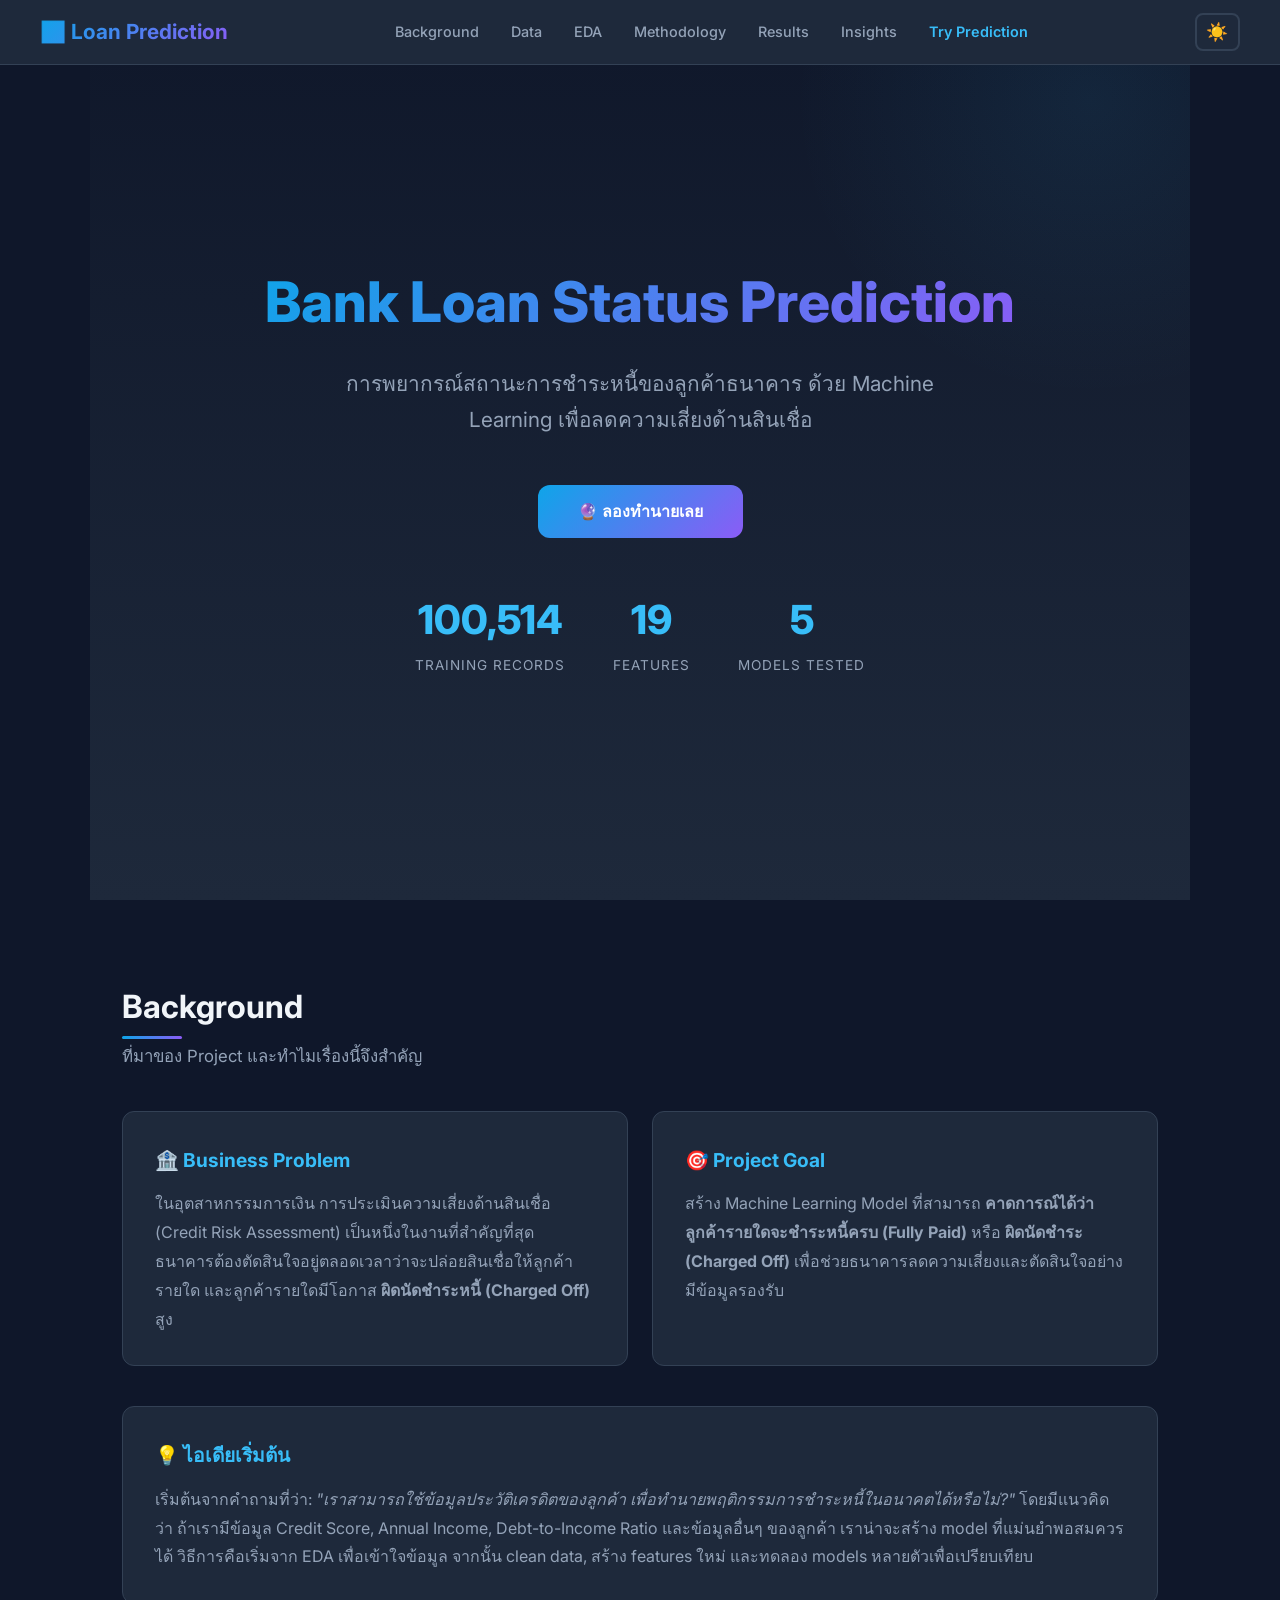
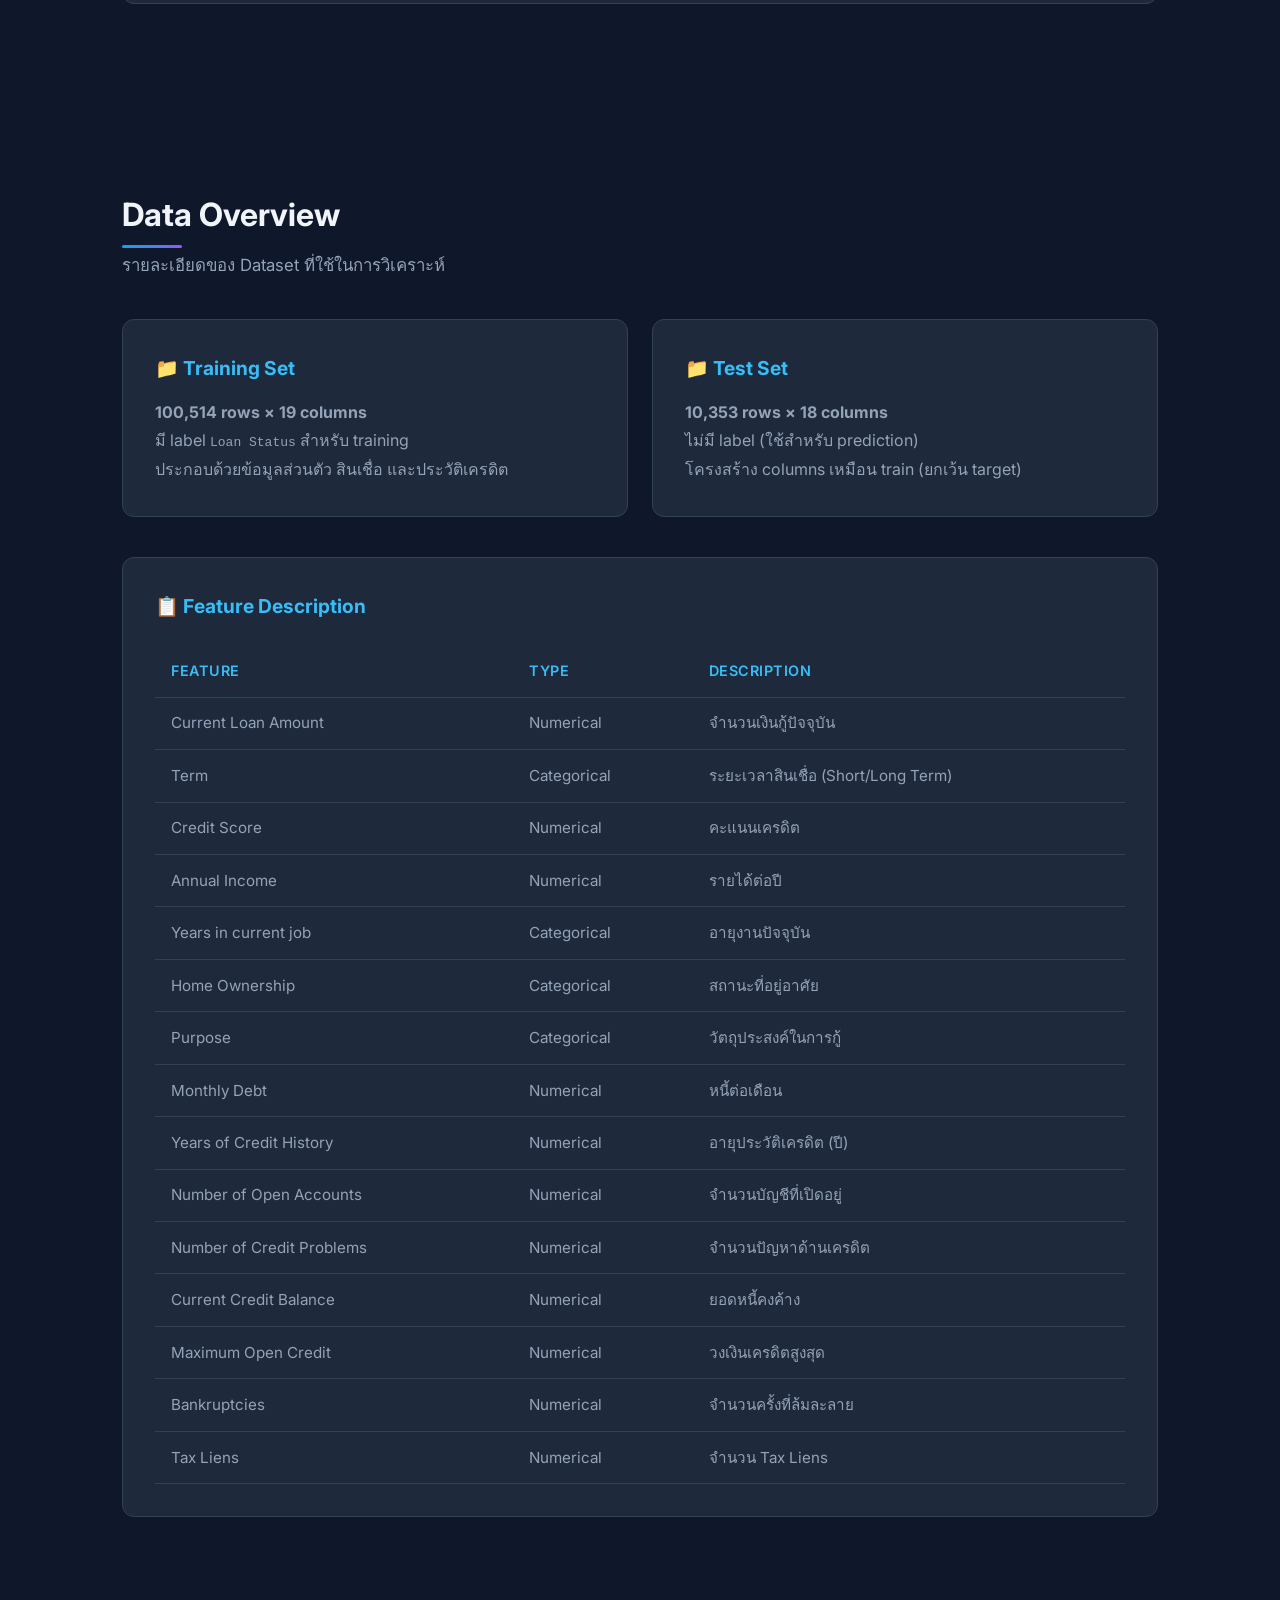
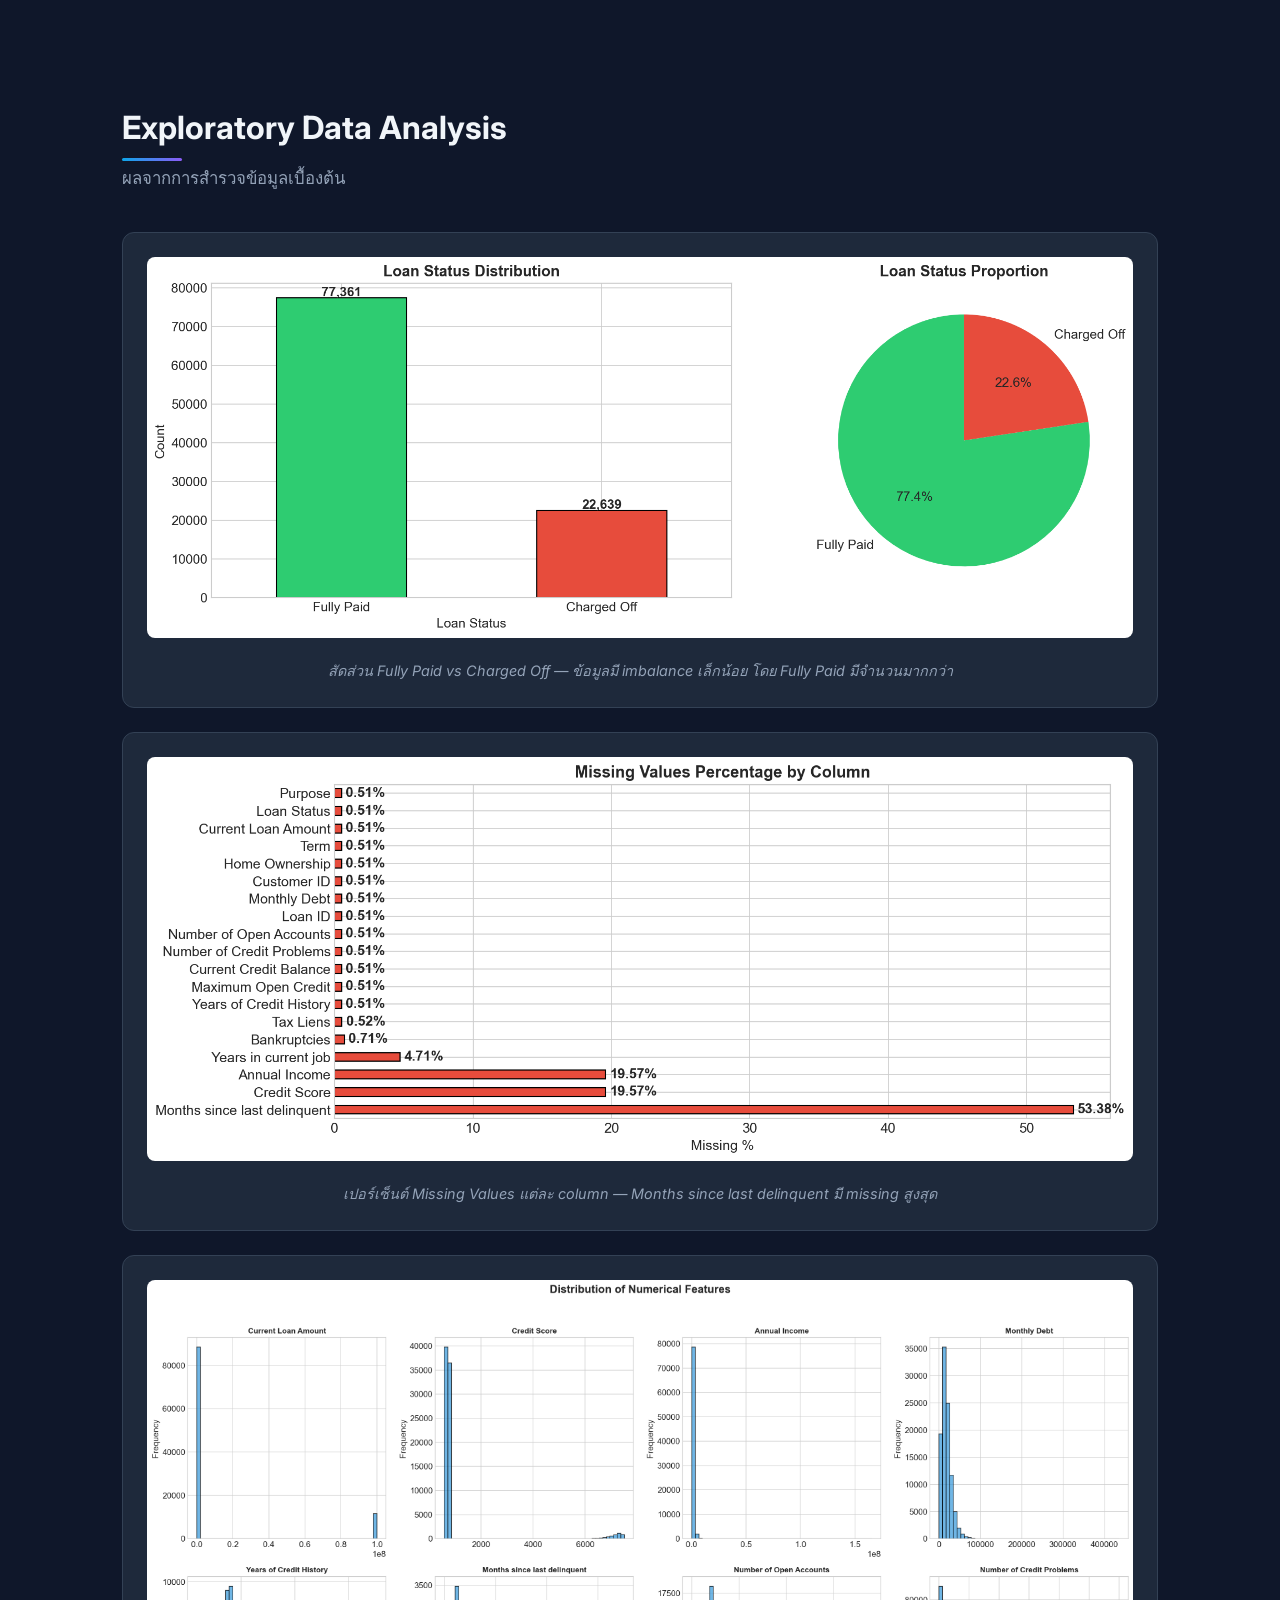
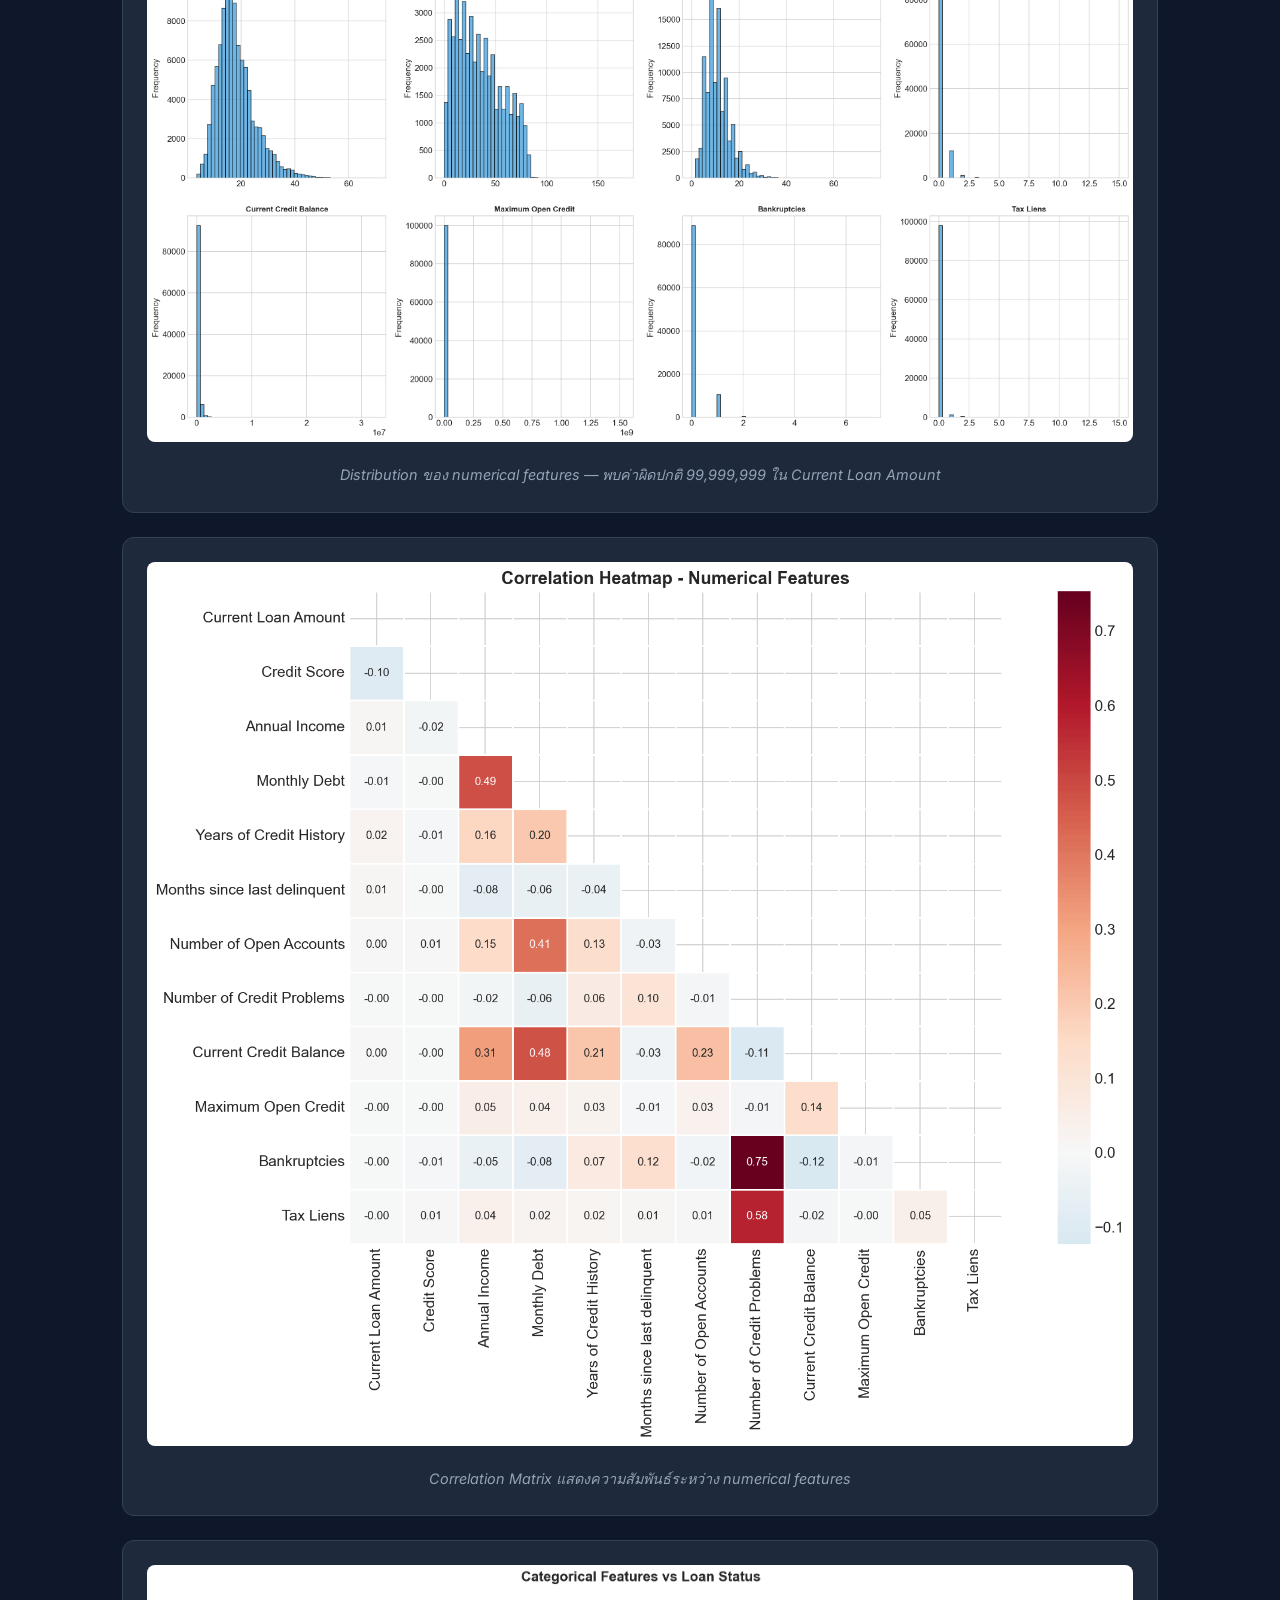
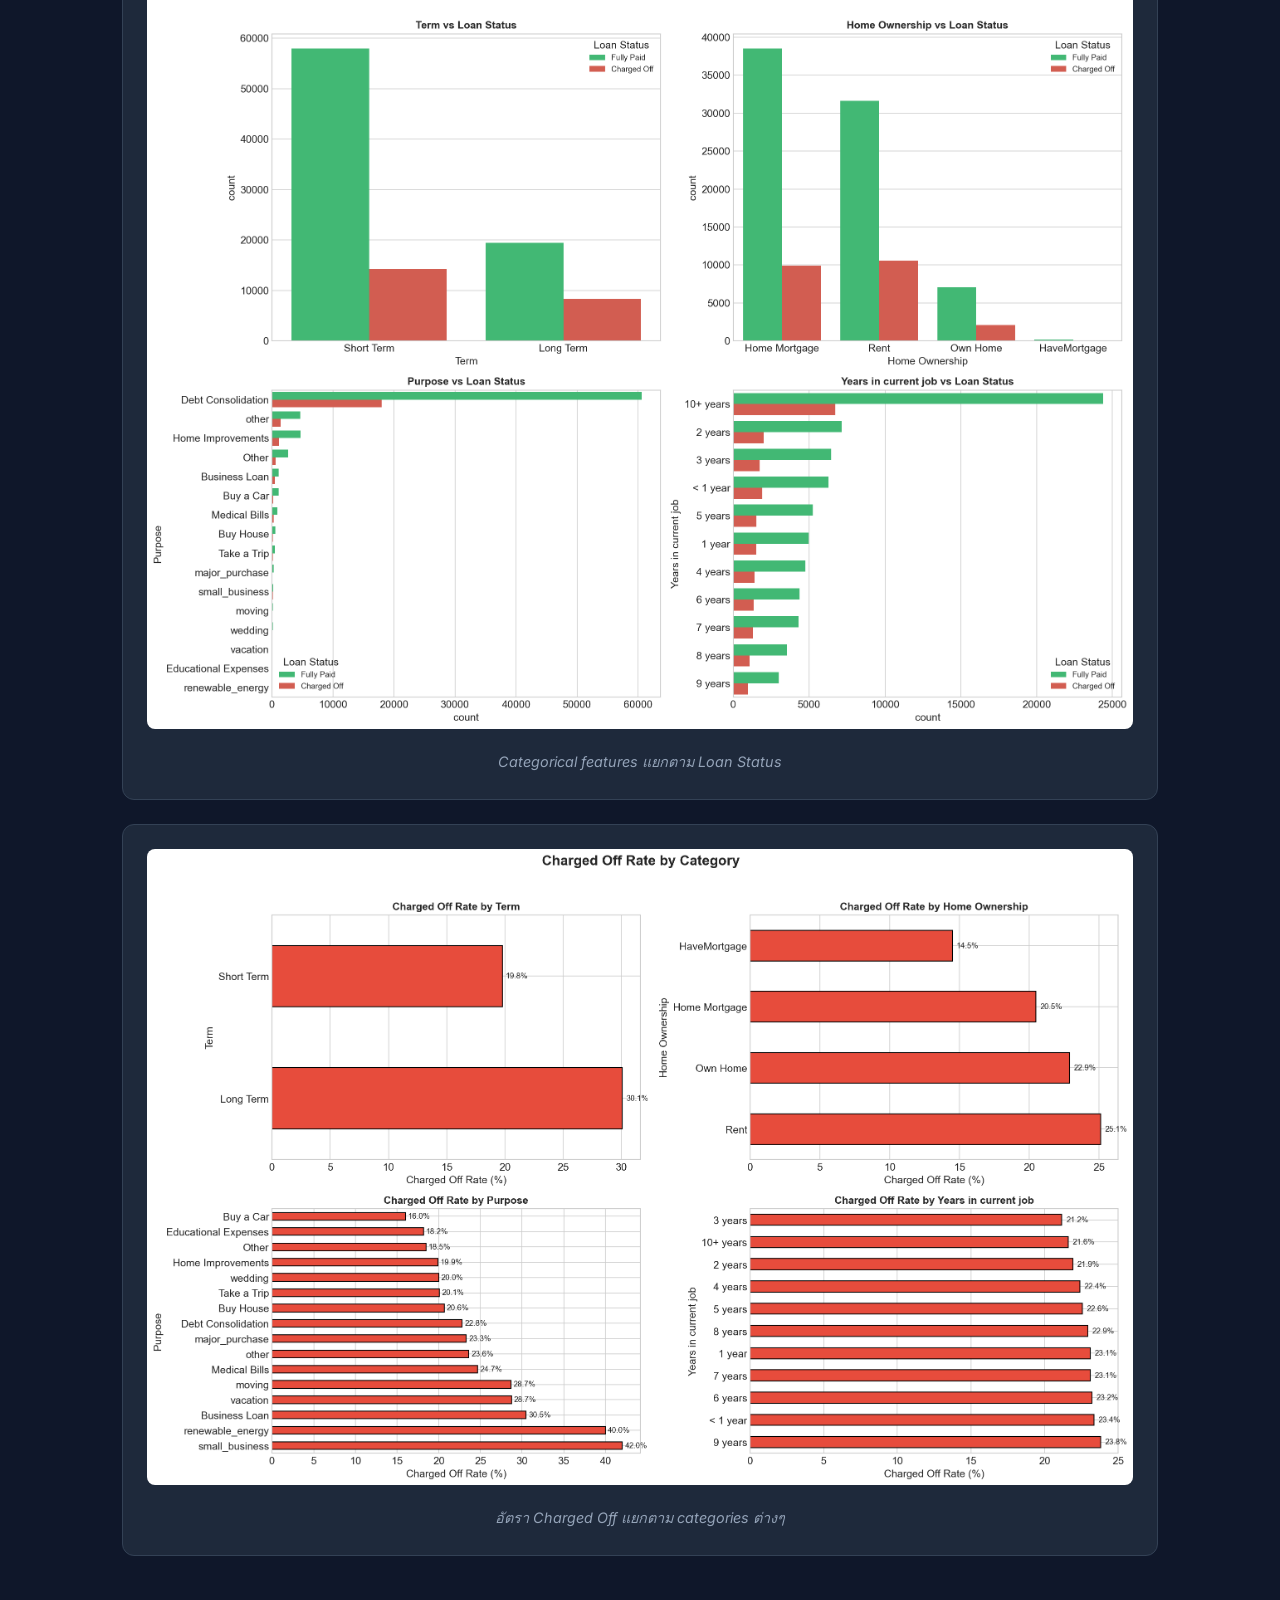
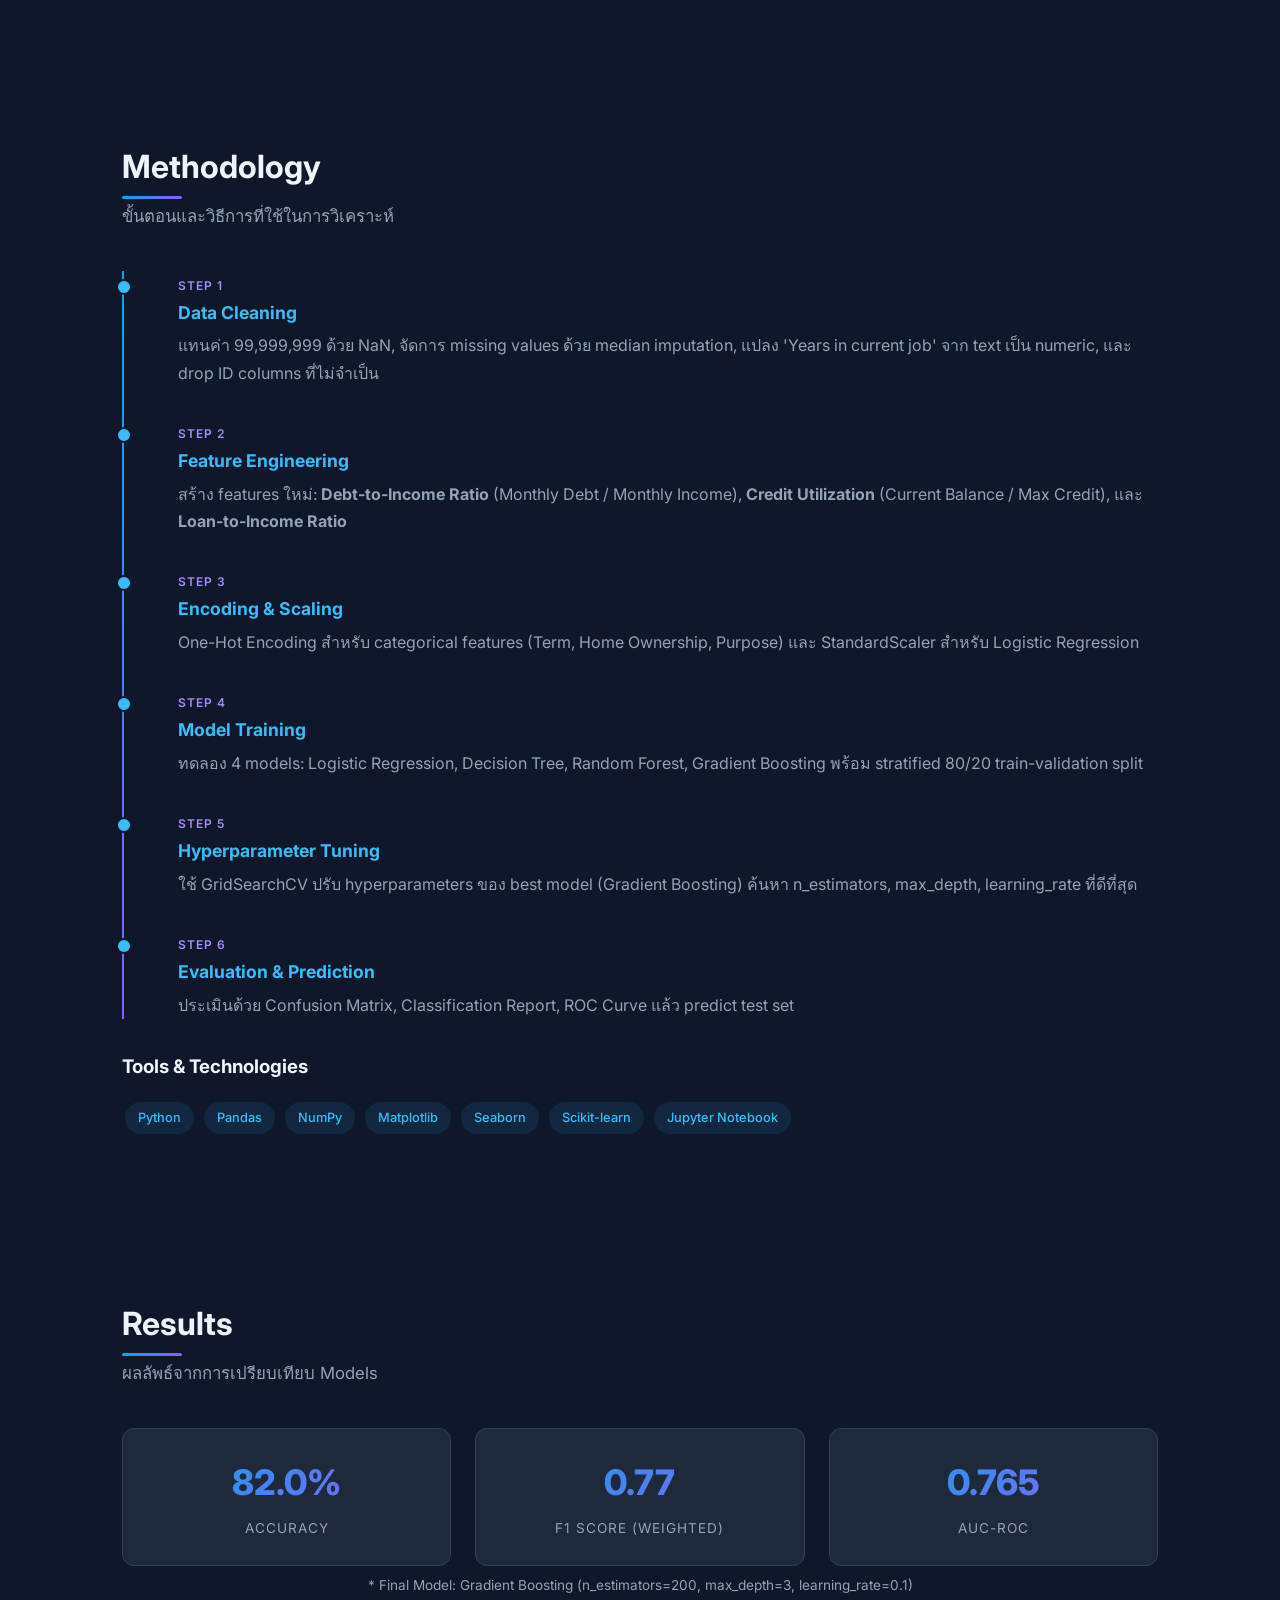
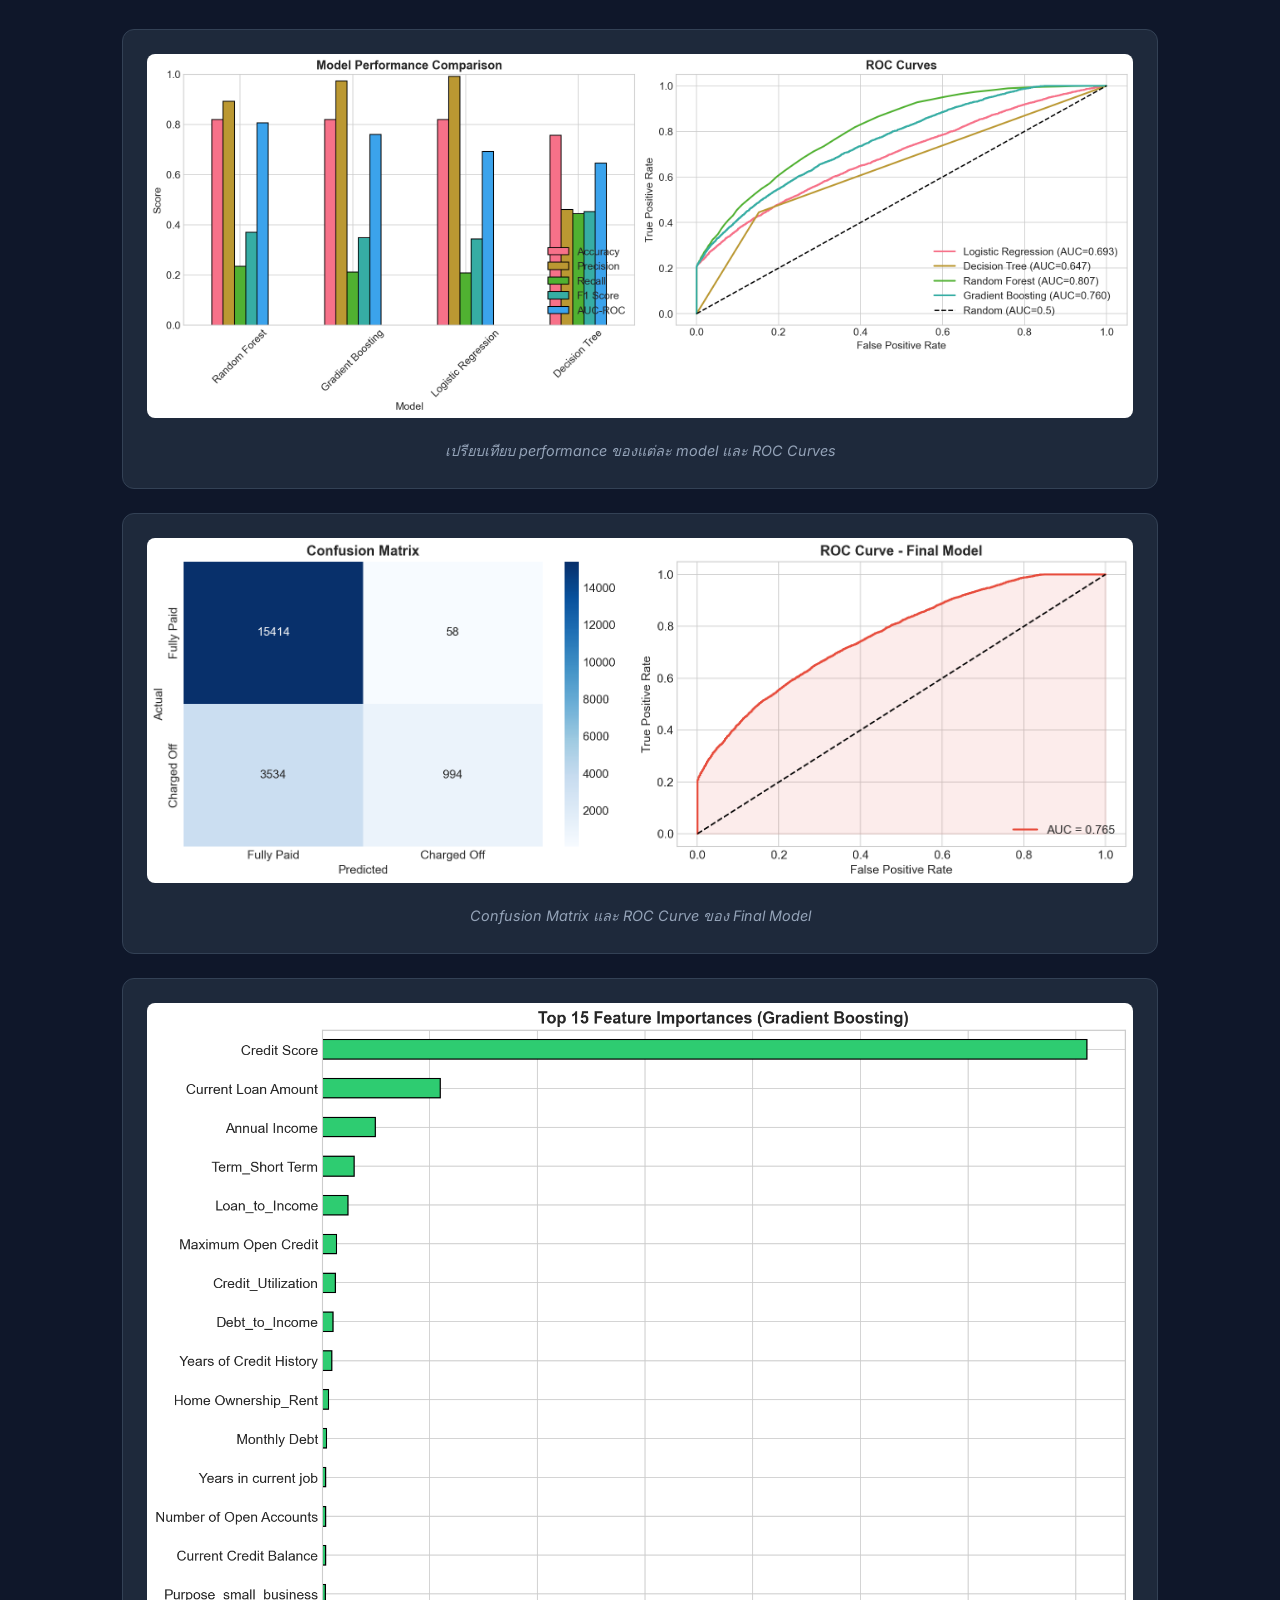
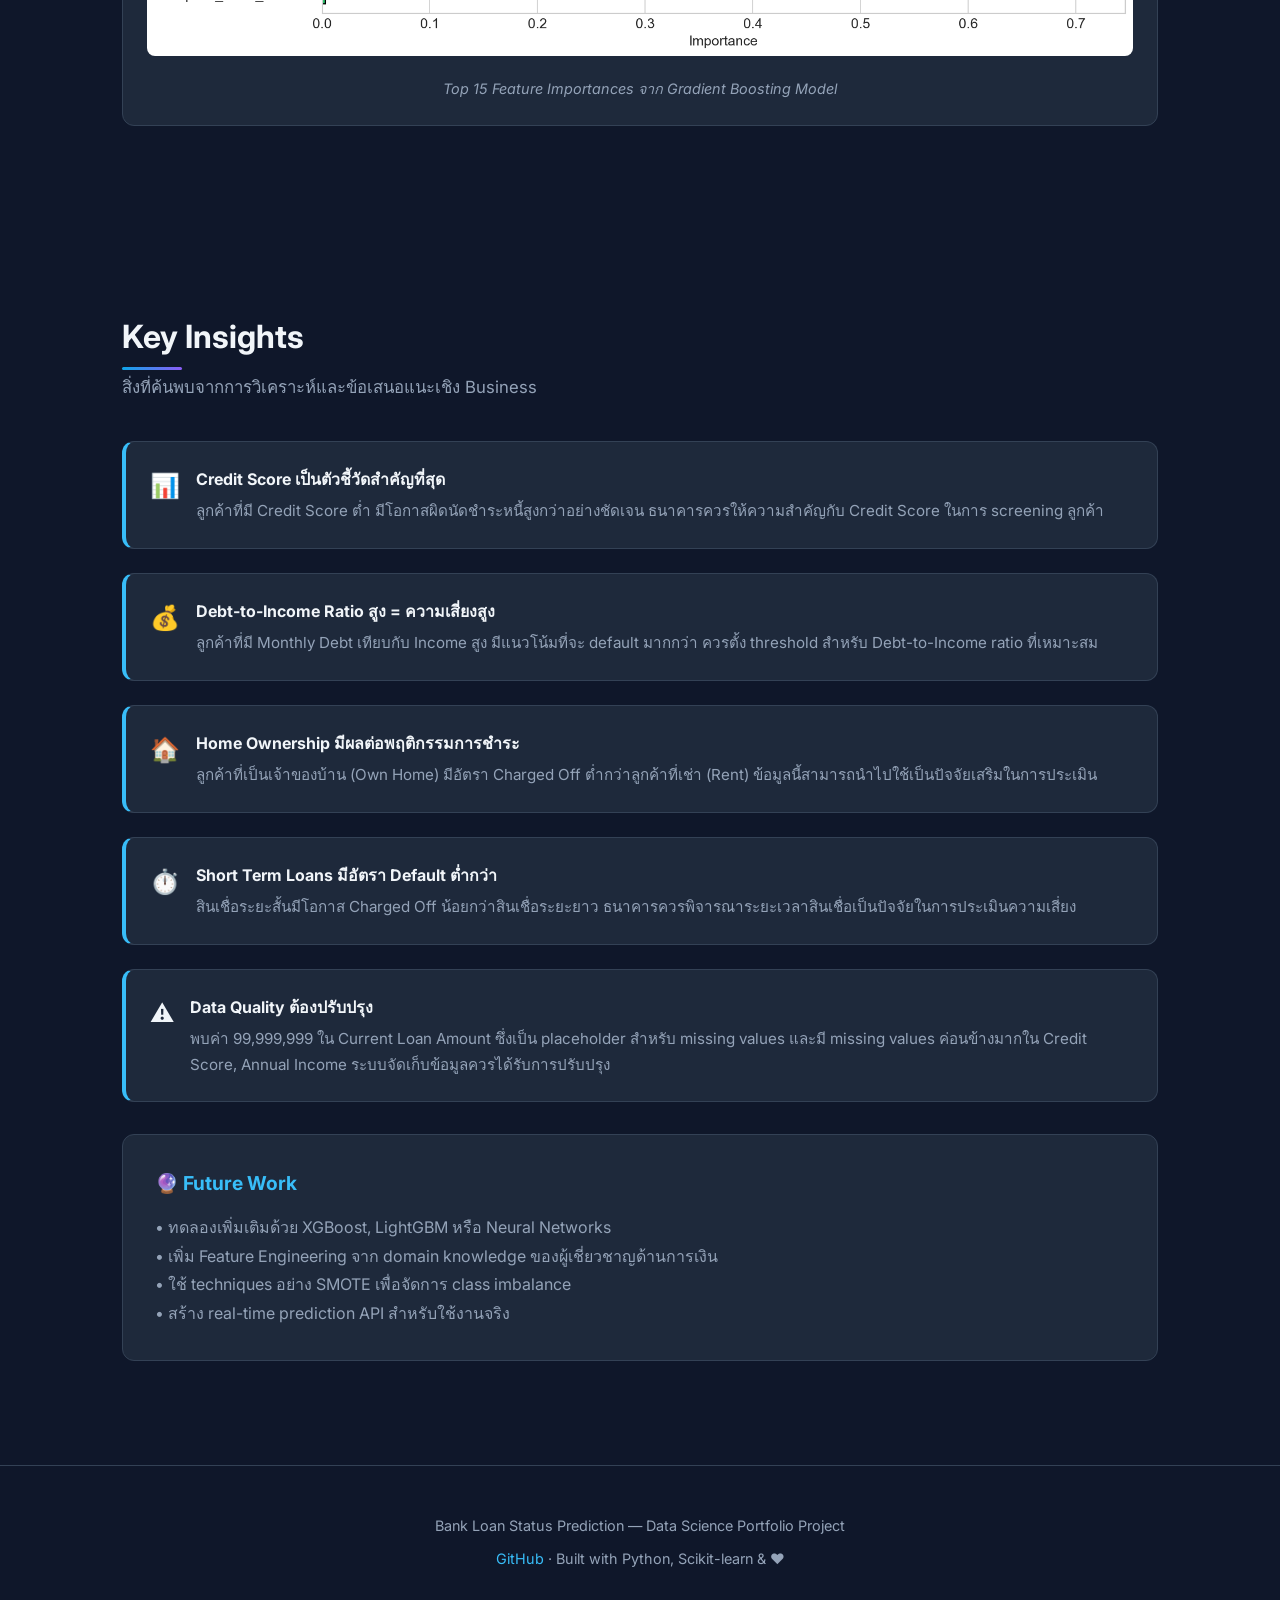
<file: index.html>
<!DOCTYPE html>
<html lang="th">
<head>
    <meta charset="UTF-8">
    <meta name="viewport" content="width=device-width, initial-scale=1.0">
    <title>Bank Loan Status Prediction | Data Science Portfolio</title>
    <link rel="preconnect" href="https://fonts.googleapis.com">
    <link rel="preconnect" href="https://fonts.gstatic.com" crossorigin>
    <link href="https://fonts.googleapis.com/css2?family=Inter:wght@400;500;600;700;800&display=swap" rel="stylesheet">
    <link rel="stylesheet" href="style.css">
</head>
<body>

    <!-- Navigation -->
    <nav>
        <div class="nav-container">
            <a href="index.html" class="logo">📊 Loan Prediction</a>
            <ul class="nav-links">
                <li><a href="#background">Background</a></li>
                <li><a href="#data">Data</a></li>
                <li><a href="#eda">EDA</a></li>
                <li><a href="#methodology">Methodology</a></li>
                <li><a href="#results">Results</a></li>
                <li><a href="#insights">Insights</a></li>
                <li><a href="predict.html" style="color:var(--accent);font-weight:600;">Try Prediction</a></li>
            </ul>
            <div style="display:flex;align-items:center;gap:0.8rem;">
                <button class="theme-toggle" aria-label="Toggle theme">☀️</button>
                <div class="hamburger">
                    <span></span><span></span><span></span>
                </div>
            </div>
        </div>
    </nav>

    <!-- Hero Section -->
    <section class="hero">
        <div class="hero-content">
            <h1>Bank Loan Status Prediction</h1>
            <p class="tagline">การพยากรณ์สถานะการชำระหนี้ของลูกค้าธนาคาร ด้วย Machine Learning เพื่อลดความเสี่ยงด้านสินเชื่อ</p>
            <a href="predict.html" class="predict-btn" style="display:inline-block;width:auto;padding:0.8rem 2.5rem;margin-top:1rem;text-decoration:none;font-size:1rem;">🔮 ลองทำนายเลย</a>
            <div class="stats">
                <div class="stat-item">
                    <div class="stat-number" data-target="100514">0</div>
                    <div class="stat-label">Training Records</div>
                </div>
                <div class="stat-item">
                    <div class="stat-number" data-target="19">0</div>
                    <div class="stat-label">Features</div>
                </div>
                <div class="stat-item">
                    <div class="stat-number" data-target="5">0</div>
                    <div class="stat-label">Models Tested</div>
                </div>
            </div>
        </div>
    </section>

    <!-- Background Section -->
    <section id="background" class="fade-in">
        <h2 class="section-title">Background</h2>
        <p class="section-subtitle">ที่มาของ Project และทำไมเรื่องนี้จึงสำคัญ</p>

        <div class="grid-2">
            <div class="card">
                <h3>🏦 Business Problem</h3>
                <p>ในอุตสาหกรรมการเงิน การประเมินความเสี่ยงด้านสินเชื่อ (Credit Risk Assessment) เป็นหนึ่งในงานที่สำคัญที่สุด ธนาคารต้องตัดสินใจอยู่ตลอดเวลาว่าจะปล่อยสินเชื่อให้ลูกค้ารายใด และลูกค้ารายใดมีโอกาส <strong>ผิดนัดชำระหนี้ (Charged Off)</strong> สูง</p>
            </div>
            <div class="card">
                <h3>🎯 Project Goal</h3>
                <p>สร้าง Machine Learning Model ที่สามารถ <strong>คาดการณ์ได้ว่าลูกค้ารายใดจะชำระหนี้ครบ (Fully Paid)</strong> หรือ <strong>ผิดนัดชำระ (Charged Off)</strong> เพื่อช่วยธนาคารลดความเสี่ยงและตัดสินใจอย่างมีข้อมูลรองรับ</p>
            </div>
        </div>

        <div class="card" style="margin-top:1rem;">
            <h3>💡 ไอเดียเริ่มต้น</h3>
            <p>เริ่มต้นจากคำถามที่ว่า: <em>"เราสามารถใช้ข้อมูลประวัติเครดิตของลูกค้า เพื่อทำนายพฤติกรรมการชำระหนี้ในอนาคตได้หรือไม่?"</em> โดยมีแนวคิดว่า ถ้าเรามีข้อมูล Credit Score, Annual Income, Debt-to-Income Ratio และข้อมูลอื่นๆ ของลูกค้า เราน่าจะสร้าง model ที่แม่นยำพอสมควรได้ วิธีการคือเริ่มจาก EDA เพื่อเข้าใจข้อมูล จากนั้น clean data, สร้าง features ใหม่ และทดลอง models หลายตัวเพื่อเปรียบเทียบ</p>
        </div>
    </section>

    <!-- Data Overview Section -->
    <section id="data" class="fade-in">
        <h2 class="section-title">Data Overview</h2>
        <p class="section-subtitle">รายละเอียดของ Dataset ที่ใช้ในการวิเคราะห์</p>

        <div class="grid-2">
            <div class="card">
                <h3>📁 Training Set</h3>
                <p><strong>100,514 rows × 19 columns</strong><br>
                มี label <code>Loan Status</code> สำหรับ training<br>
                ประกอบด้วยข้อมูลส่วนตัว สินเชื่อ และประวัติเครดิต</p>
            </div>
            <div class="card">
                <h3>📁 Test Set</h3>
                <p><strong>10,353 rows × 18 columns</strong><br>
                ไม่มี label (ใช้สำหรับ prediction)<br>
                โครงสร้าง columns เหมือน train (ยกเว้น target)</p>
            </div>
        </div>

        <div class="card" style="margin-top:1rem;">
            <h3>📋 Feature Description</h3>
            <table class="data-table">
                <thead>
                    <tr>
                        <th>Feature</th>
                        <th>Type</th>
                        <th>Description</th>
                    </tr>
                </thead>
                <tbody>
                    <tr><td>Current Loan Amount</td><td>Numerical</td><td>จำนวนเงินกู้ปัจจุบัน</td></tr>
                    <tr><td>Term</td><td>Categorical</td><td>ระยะเวลาสินเชื่อ (Short/Long Term)</td></tr>
                    <tr><td>Credit Score</td><td>Numerical</td><td>คะแนนเครดิต</td></tr>
                    <tr><td>Annual Income</td><td>Numerical</td><td>รายได้ต่อปี</td></tr>
                    <tr><td>Years in current job</td><td>Categorical</td><td>อายุงานปัจจุบัน</td></tr>
                    <tr><td>Home Ownership</td><td>Categorical</td><td>สถานะที่อยู่อาศัย</td></tr>
                    <tr><td>Purpose</td><td>Categorical</td><td>วัตถุประสงค์ในการกู้</td></tr>
                    <tr><td>Monthly Debt</td><td>Numerical</td><td>หนี้ต่อเดือน</td></tr>
                    <tr><td>Years of Credit History</td><td>Numerical</td><td>อายุประวัติเครดิต (ปี)</td></tr>
                    <tr><td>Number of Open Accounts</td><td>Numerical</td><td>จำนวนบัญชีที่เปิดอยู่</td></tr>
                    <tr><td>Number of Credit Problems</td><td>Numerical</td><td>จำนวนปัญหาด้านเครดิต</td></tr>
                    <tr><td>Current Credit Balance</td><td>Numerical</td><td>ยอดหนี้คงค้าง</td></tr>
                    <tr><td>Maximum Open Credit</td><td>Numerical</td><td>วงเงินเครดิตสูงสุด</td></tr>
                    <tr><td>Bankruptcies</td><td>Numerical</td><td>จำนวนครั้งที่ล้มละลาย</td></tr>
                    <tr><td>Tax Liens</td><td>Numerical</td><td>จำนวน Tax Liens</td></tr>
                </tbody>
            </table>
        </div>
    </section>

    <!-- EDA Section -->
    <section id="eda" class="fade-in">
        <h2 class="section-title">Exploratory Data Analysis</h2>
        <p class="section-subtitle">ผลจากการสำรวจข้อมูลเบื้องต้น</p>

        <div class="chart-container">
            <img src="assets/target_distribution.png" alt="Target Distribution">
            <p class="chart-caption">สัดส่วน Fully Paid vs Charged Off — ข้อมูลมี imbalance เล็กน้อย โดย Fully Paid มีจำนวนมากกว่า</p>
        </div>

        <div class="chart-container">
            <img src="assets/missing_values.png" alt="Missing Values">
            <p class="chart-caption">เปอร์เซ็นต์ Missing Values แต่ละ column — Months since last delinquent มี missing สูงสุด</p>
        </div>

        <div class="chart-container">
            <img src="assets/numerical_distributions.png" alt="Numerical Distributions">
            <p class="chart-caption">Distribution ของ numerical features — พบค่าผิดปกติ 99,999,999 ใน Current Loan Amount</p>
        </div>

        <div class="chart-container">
            <img src="assets/correlation_heatmap.png" alt="Correlation Heatmap">
            <p class="chart-caption">Correlation Matrix แสดงความสัมพันธ์ระหว่าง numerical features</p>
        </div>

        <div class="chart-container">
            <img src="assets/categorical_features.png" alt="Categorical Features">
            <p class="chart-caption">Categorical features แยกตาม Loan Status</p>
        </div>

        <div class="chart-container">
            <img src="assets/charged_off_rate.png" alt="Charged Off Rate">
            <p class="chart-caption">อัตรา Charged Off แยกตาม categories ต่างๆ</p>
        </div>
    </section>

    <!-- Methodology Section -->
    <section id="methodology" class="fade-in">
        <h2 class="section-title">Methodology</h2>
        <p class="section-subtitle">ขั้นตอนและวิธีการที่ใช้ในการวิเคราะห์</p>

        <div class="timeline">
            <div class="timeline-item">
                <span class="step-number">Step 1</span>
                <h3>Data Cleaning</h3>
                <p>แทนค่า 99,999,999 ด้วย NaN, จัดการ missing values ด้วย median imputation, แปลง 'Years in current job' จาก text เป็น numeric, และ drop ID columns ที่ไม่จำเป็น</p>
            </div>
            <div class="timeline-item">
                <span class="step-number">Step 2</span>
                <h3>Feature Engineering</h3>
                <p>สร้าง features ใหม่: <strong>Debt-to-Income Ratio</strong> (Monthly Debt / Monthly Income), <strong>Credit Utilization</strong> (Current Balance / Max Credit), และ <strong>Loan-to-Income Ratio</strong></p>
            </div>
            <div class="timeline-item">
                <span class="step-number">Step 3</span>
                <h3>Encoding & Scaling</h3>
                <p>One-Hot Encoding สำหรับ categorical features (Term, Home Ownership, Purpose) และ StandardScaler สำหรับ Logistic Regression</p>
            </div>
            <div class="timeline-item">
                <span class="step-number">Step 4</span>
                <h3>Model Training</h3>
                <p>ทดลอง 4 models: Logistic Regression, Decision Tree, Random Forest, Gradient Boosting พร้อม stratified 80/20 train-validation split</p>
            </div>
            <div class="timeline-item">
                <span class="step-number">Step 5</span>
                <h3>Hyperparameter Tuning</h3>
                <p>ใช้ GridSearchCV ปรับ hyperparameters ของ best model (Gradient Boosting) ค้นหา n_estimators, max_depth, learning_rate ที่ดีที่สุด</p>
            </div>
            <div class="timeline-item">
                <span class="step-number">Step 6</span>
                <h3>Evaluation & Prediction</h3>
                <p>ประเมินด้วย Confusion Matrix, Classification Report, ROC Curve แล้ว predict test set</p>
            </div>
        </div>

        <div style="margin-top:2rem;">
            <h3 style="margin-bottom:1rem;">Tools & Technologies</h3>
            <span class="tag">Python</span>
            <span class="tag">Pandas</span>
            <span class="tag">NumPy</span>
            <span class="tag">Matplotlib</span>
            <span class="tag">Seaborn</span>
            <span class="tag">Scikit-learn</span>
            <span class="tag">Jupyter Notebook</span>
        </div>
    </section>

    <!-- Results Section -->
    <section id="results" class="fade-in">
        <h2 class="section-title">Results</h2>
        <p class="section-subtitle">ผลลัพธ์จากการเปรียบเทียบ Models</p>

        <div class="grid-3" id="metrics-grid">
            <div class="metric-card">
                <div class="metric-value">82.0%</div>
                <div class="metric-label">Accuracy</div>
            </div>
            <div class="metric-card">
                <div class="metric-value">0.77</div>
                <div class="metric-label">F1 Score (weighted)</div>
            </div>
            <div class="metric-card">
                <div class="metric-value">0.765</div>
                <div class="metric-label">AUC-ROC</div>
            </div>
        </div>
        <p style="text-align:center;color:var(--text-secondary);font-size:0.85rem;margin-top:0.5rem;">* Final Model: Gradient Boosting (n_estimators=200, max_depth=3, learning_rate=0.1)</p>

        <div class="chart-container" style="margin-top:2rem;">
            <img src="assets/model_comparison.png" alt="Model Comparison">
            <p class="chart-caption">เปรียบเทียบ performance ของแต่ละ model และ ROC Curves</p>
        </div>

        <div class="chart-container">
            <img src="assets/final_evaluation.png" alt="Final Evaluation">
            <p class="chart-caption">Confusion Matrix และ ROC Curve ของ Final Model</p>
        </div>

        <div class="chart-container">
            <img src="assets/feature_importance.png" alt="Feature Importance">
            <p class="chart-caption">Top 15 Feature Importances จาก Gradient Boosting Model</p>
        </div>
    </section>

    <!-- Insights Section -->
    <section id="insights" class="fade-in">
        <h2 class="section-title">Key Insights</h2>
        <p class="section-subtitle">สิ่งที่ค้นพบจากการวิเคราะห์และข้อเสนอแนะเชิง Business</p>

        <div class="insight-item">
            <div class="insight-icon">📊</div>
            <div>
                <h4>Credit Score เป็นตัวชี้วัดสำคัญที่สุด</h4>
                <p>ลูกค้าที่มี Credit Score ต่ำ มีโอกาสผิดนัดชำระหนี้สูงกว่าอย่างชัดเจน ธนาคารควรให้ความสำคัญกับ Credit Score ในการ screening ลูกค้า</p>
            </div>
        </div>

        <div class="insight-item">
            <div class="insight-icon">💰</div>
            <div>
                <h4>Debt-to-Income Ratio สูง = ความเสี่ยงสูง</h4>
                <p>ลูกค้าที่มี Monthly Debt เทียบกับ Income สูง มีแนวโน้มที่จะ default มากกว่า ควรตั้ง threshold สำหรับ Debt-to-Income ratio ที่เหมาะสม</p>
            </div>
        </div>

        <div class="insight-item">
            <div class="insight-icon">🏠</div>
            <div>
                <h4>Home Ownership มีผลต่อพฤติกรรมการชำระ</h4>
                <p>ลูกค้าที่เป็นเจ้าของบ้าน (Own Home) มีอัตรา Charged Off ต่ำกว่าลูกค้าที่เช่า (Rent) ข้อมูลนี้สามารถนำไปใช้เป็นปัจจัยเสริมในการประเมิน</p>
            </div>
        </div>

        <div class="insight-item">
            <div class="insight-icon">⏱️</div>
            <div>
                <h4>Short Term Loans มีอัตรา Default ต่ำกว่า</h4>
                <p>สินเชื่อระยะสั้นมีโอกาส Charged Off น้อยกว่าสินเชื่อระยะยาว ธนาคารควรพิจารณาระยะเวลาสินเชื่อเป็นปัจจัยในการประเมินความเสี่ยง</p>
            </div>
        </div>

        <div class="insight-item">
            <div class="insight-icon">⚠️</div>
            <div>
                <h4>Data Quality ต้องปรับปรุง</h4>
                <p>พบค่า 99,999,999 ใน Current Loan Amount ซึ่งเป็น placeholder สำหรับ missing values และมี missing values ค่อนข้างมากใน Credit Score, Annual Income ระบบจัดเก็บข้อมูลควรได้รับการปรับปรุง</p>
            </div>
        </div>

        <div class="card" style="margin-top:2rem;">
            <h3>🔮 Future Work</h3>
            <p>
                • ทดลองเพิ่มเติมด้วย XGBoost, LightGBM หรือ Neural Networks<br>
                • เพิ่ม Feature Engineering จาก domain knowledge ของผู้เชี่ยวชาญด้านการเงิน<br>
                • ใช้ techniques อย่าง SMOTE เพื่อจัดการ class imbalance<br>
                • สร้าง real-time prediction API สำหรับใช้งานจริง
            </p>
        </div>
    </section>

    <!-- Footer -->
    <footer>
        <p>Bank Loan Status Prediction — Data Science Portfolio Project</p>
        <p style="margin-top:0.5rem;">
            <a href="https://github.com" target="_blank">GitHub</a> ·
            Built with Python, Scikit-learn & ❤️
        </p>
    </footer>

    <script src="script.js"></script>
</body>
</html>
</file>
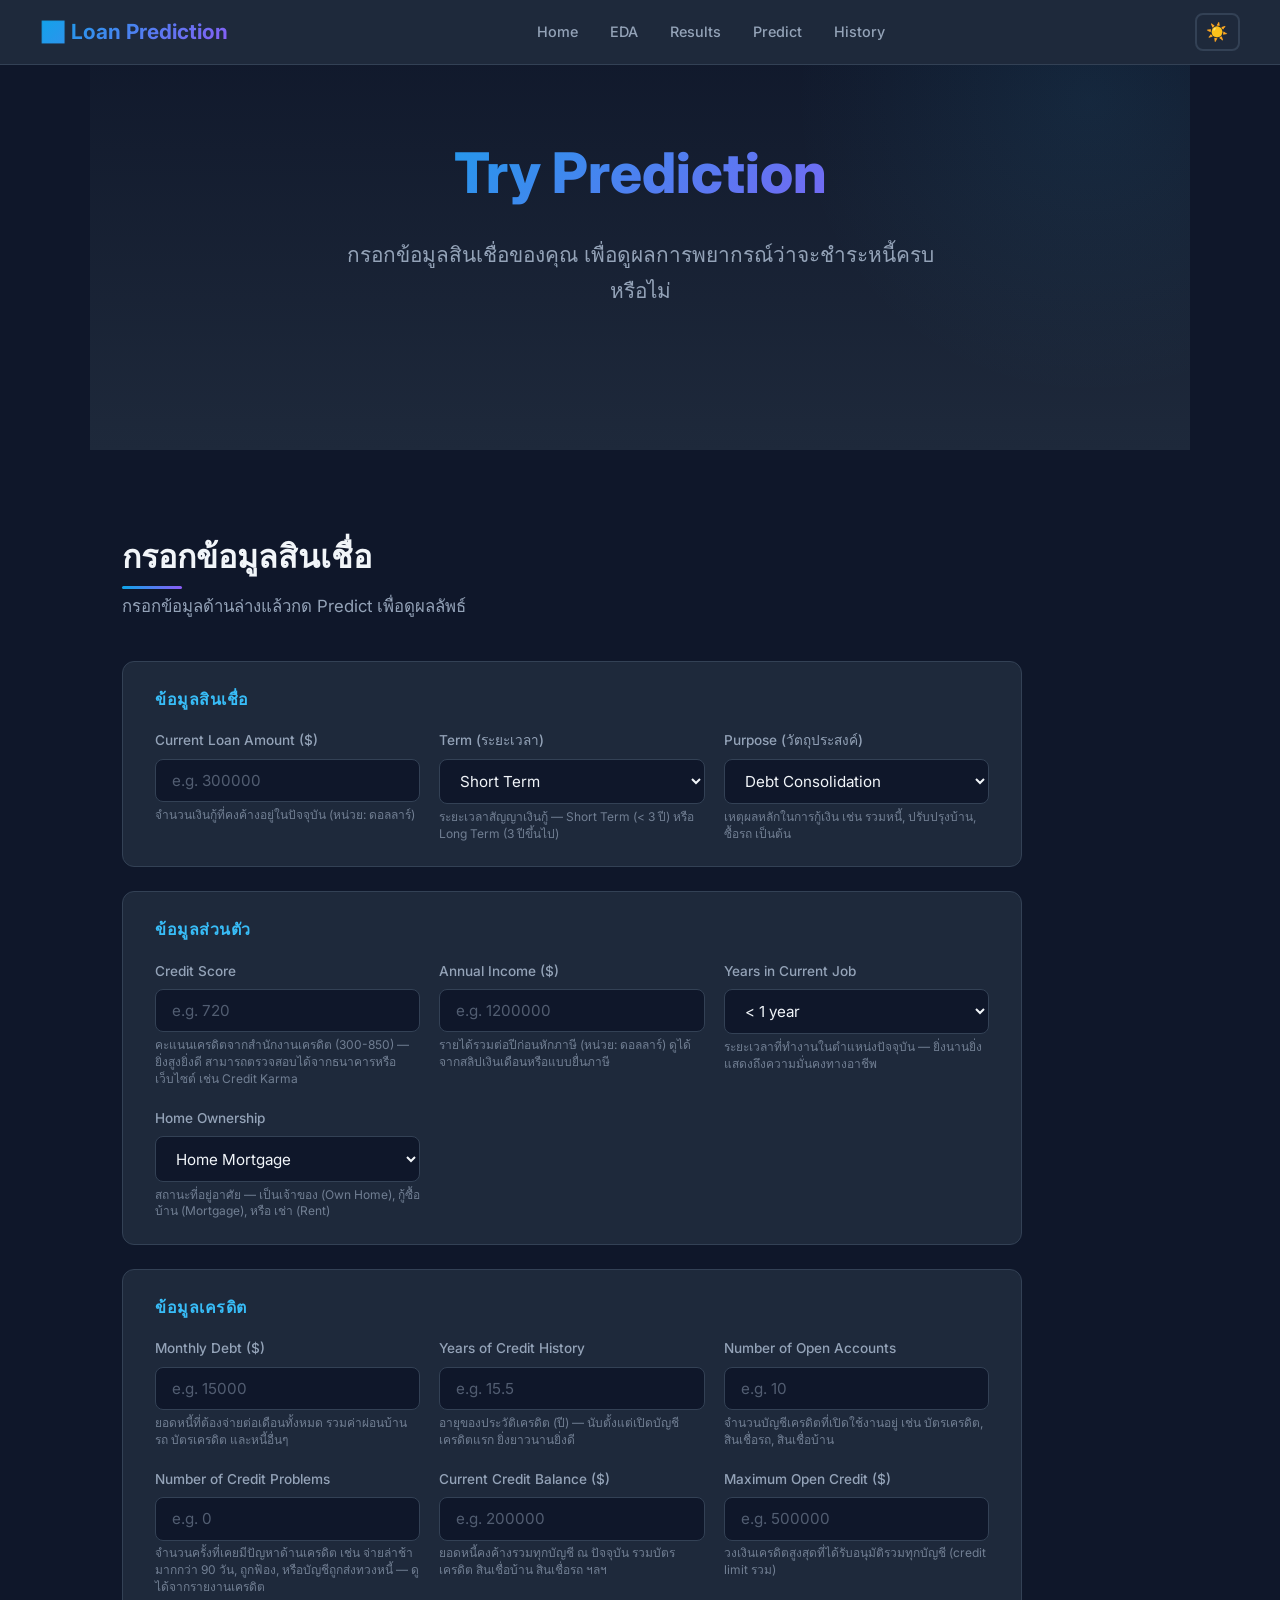
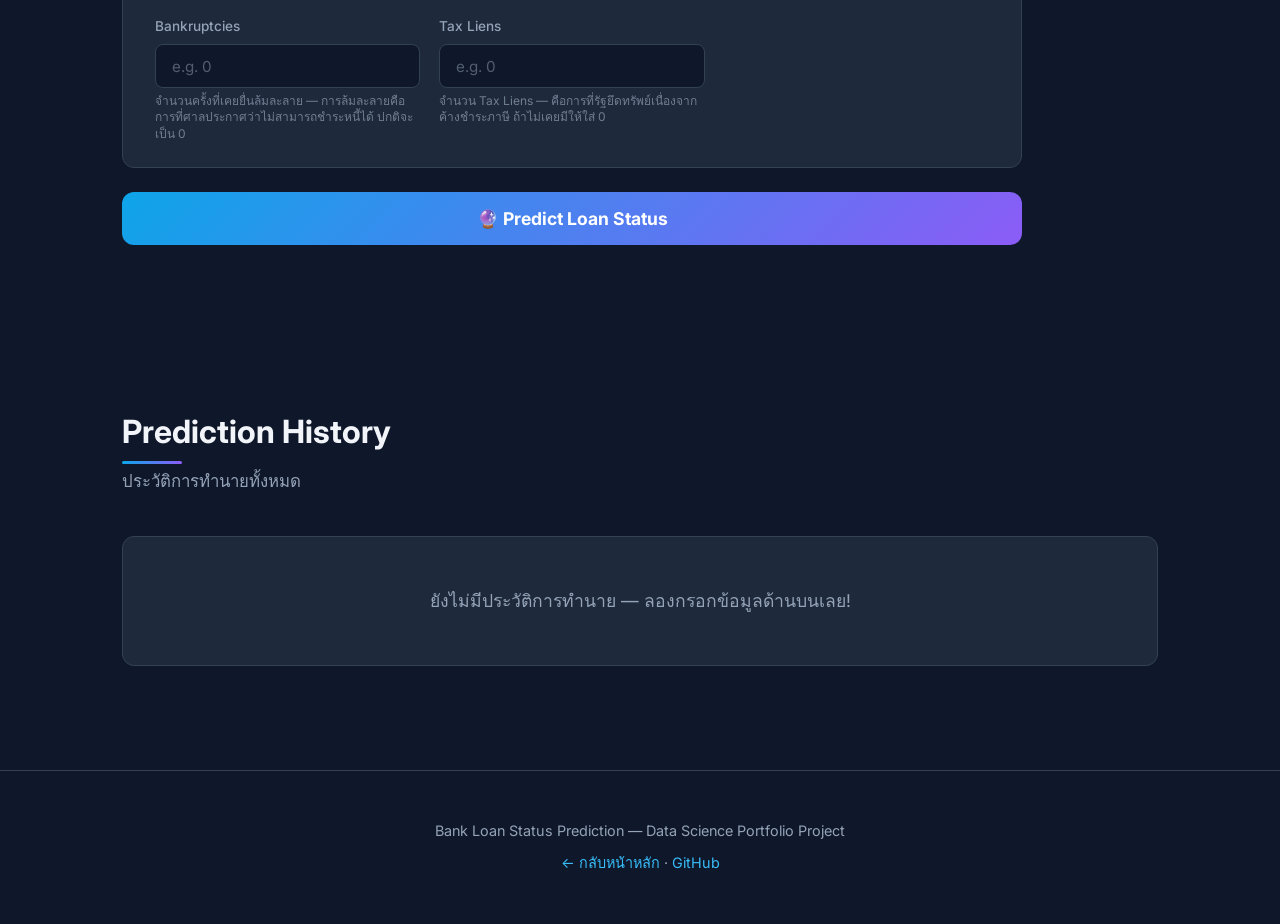
<file: predict.html>
<!DOCTYPE html>
<html lang="th">
<head>
    <meta charset="UTF-8">
    <meta name="viewport" content="width=device-width, initial-scale=1.0">
    <title>Loan Prediction | Bank Loan Status</title>
    <link rel="preconnect" href="https://fonts.googleapis.com">
    <link rel="preconnect" href="https://fonts.gstatic.com" crossorigin>
    <link href="https://fonts.googleapis.com/css2?family=Inter:wght@400;500;600;700;800&display=swap" rel="stylesheet">
    <link rel="stylesheet" href="style.css">
</head>
<body>

    <!-- Navigation -->
    <nav>
        <div class="nav-container">
            <a href="index.html" class="logo">📊 Loan Prediction</a>
            <ul class="nav-links">
                <li><a href="index.html">Home</a></li>
                <li><a href="index.html#eda">EDA</a></li>
                <li><a href="index.html#results">Results</a></li>
                <li><a href="#predict-form">Predict</a></li>
                <li><a href="#history">History</a></li>
            </ul>
            <div style="display:flex;align-items:center;gap:0.8rem;">
                <button class="theme-toggle" aria-label="Toggle theme">☀️</button>
                <div class="hamburger">
                    <span></span><span></span><span></span>
                </div>
            </div>
        </div>
    </nav>

    <!-- Hero -->
    <section class="hero" style="min-height:50vh;padding-top:5rem;">
        <div class="hero-content">
            <h1>Try Prediction</h1>
            <p class="tagline">กรอกข้อมูลสินเชื่อของคุณ เพื่อดูผลการพยากรณ์ว่าจะชำระหนี้ครบหรือไม่</p>
        </div>
    </section>

    <!-- Prediction Form -->
    <section id="predict-form" class="fade-in">
        <h2 class="section-title">กรอกข้อมูลสินเชื่อ</h2>
        <p class="section-subtitle">กรอกข้อมูลด้านล่างแล้วกด Predict เพื่อดูผลลัพธ์</p>

        <form id="loanForm" class="predict-form">
            <!-- Row 1: Loan Info -->
            <div class="form-section">
                <h3 class="form-section-title">ข้อมูลสินเชื่อ</h3>
                <div class="form-grid">
                    <div class="form-group">
                        <label for="loanAmount">Current Loan Amount ($)</label>
                        <input type="number" id="loanAmount" placeholder="e.g. 300000" required>
                        <span class="form-hint">จำนวนเงินกู้ที่คงค้างอยู่ในปัจจุบัน (หน่วย: ดอลลาร์)</span>
                    </div>
                    <div class="form-group">
                        <label for="term">Term (ระยะเวลา)</label>
                        <select id="term" required>
                            <option value="Short Term">Short Term</option>
                            <option value="Long Term">Long Term</option>
                        </select>
                        <span class="form-hint">ระยะเวลาสัญญาเงินกู้ — Short Term (< 3 ปี) หรือ Long Term (3 ปีขึ้นไป)</span>
                    </div>
                    <div class="form-group">
                        <label for="purpose">Purpose (วัตถุประสงค์)</label>
                        <select id="purpose" required>
                            <option value="Debt Consolidation">Debt Consolidation</option>
                            <option value="Home Improvements">Home Improvements</option>
                            <option value="Buy House">Buy House</option>
                            <option value="Buy a Car">Buy a Car</option>
                            <option value="Business Loan">Business Loan</option>
                            <option value="Medical Bills">Medical Bills</option>
                            <option value="Take a Trip">Take a Trip</option>
                            <option value="Educational Expenses">Educational Expenses</option>
                            <option value="small_business">Small Business</option>
                            <option value="wedding">Wedding</option>
                            <option value="major_purchase">Major Purchase</option>
                            <option value="moving">Moving</option>
                            <option value="vacation">Vacation</option>
                            <option value="renewable_energy">Renewable Energy</option>
                            <option value="Other">Other</option>
                        </select>
                        <span class="form-hint">เหตุผลหลักในการกู้เงิน เช่น รวมหนี้, ปรับปรุงบ้าน, ซื้อรถ เป็นต้น</span>
                    </div>
                </div>
            </div>

            <!-- Row 2: Personal Info -->
            <div class="form-section">
                <h3 class="form-section-title">ข้อมูลส่วนตัว</h3>
                <div class="form-grid">
                    <div class="form-group">
                        <label for="creditScore">Credit Score</label>
                        <input type="number" id="creditScore" placeholder="e.g. 720" min="300" max="850" required>
                        <span class="form-hint">คะแนนเครดิตจากสำนักงานเครดิต (300-850) — ยิ่งสูงยิ่งดี สามารถตรวจสอบได้จากธนาคารหรือเว็บไซต์ เช่น Credit Karma</span>
                    </div>
                    <div class="form-group">
                        <label for="annualIncome">Annual Income ($)</label>
                        <input type="number" id="annualIncome" placeholder="e.g. 1200000" required>
                        <span class="form-hint">รายได้รวมต่อปีก่อนหักภาษี (หน่วย: ดอลลาร์) ดูได้จากสลิปเงินเดือนหรือแบบยื่นภาษี</span>
                    </div>
                    <div class="form-group">
                        <label for="yearsJob">Years in Current Job</label>
                        <select id="yearsJob" required>
                            <option value="0">< 1 year</option>
                            <option value="1">1 year</option>
                            <option value="2">2 years</option>
                            <option value="3">3 years</option>
                            <option value="4">4 years</option>
                            <option value="5">5 years</option>
                            <option value="6">6 years</option>
                            <option value="7">7 years</option>
                            <option value="8">8 years</option>
                            <option value="9">9 years</option>
                            <option value="10">10+ years</option>
                        </select>
                        <span class="form-hint">ระยะเวลาที่ทำงานในตำแหน่งปัจจุบัน — ยิ่งนานยิ่งแสดงถึงความมั่นคงทางอาชีพ</span>
                    </div>
                    <div class="form-group">
                        <label for="homeOwnership">Home Ownership</label>
                        <select id="homeOwnership" required>
                            <option value="Home Mortgage">Home Mortgage</option>
                            <option value="Own Home">Own Home</option>
                            <option value="Rent">Rent</option>
                            <option value="HaveMortgage">Have Mortgage</option>
                        </select>
                        <span class="form-hint">สถานะที่อยู่อาศัย — เป็นเจ้าของ (Own Home), กู้ซื้อบ้าน (Mortgage), หรือ เช่า (Rent)</span>
                    </div>
                </div>
            </div>

            <!-- Row 3: Credit Info -->
            <div class="form-section">
                <h3 class="form-section-title">ข้อมูลเครดิต</h3>
                <div class="form-grid">
                    <div class="form-group">
                        <label for="monthlyDebt">Monthly Debt ($)</label>
                        <input type="number" id="monthlyDebt" step="0.01" placeholder="e.g. 15000" required>
                        <span class="form-hint">ยอดหนี้ที่ต้องจ่ายต่อเดือนทั้งหมด รวมค่าผ่อนบ้าน รถ บัตรเครดิต และหนี้อื่นๆ</span>
                    </div>
                    <div class="form-group">
                        <label for="creditHistory">Years of Credit History</label>
                        <input type="number" id="creditHistory" step="0.1" placeholder="e.g. 15.5" required>
                        <span class="form-hint">อายุของประวัติเครดิต (ปี) — นับตั้งแต่เปิดบัญชีเครดิตแรก ยิ่งยาวนานยิ่งดี</span>
                    </div>
                    <div class="form-group">
                        <label for="openAccounts">Number of Open Accounts</label>
                        <input type="number" id="openAccounts" placeholder="e.g. 10" required>
                        <span class="form-hint">จำนวนบัญชีเครดิตที่เปิดใช้งานอยู่ เช่น บัตรเครดิต, สินเชื่อรถ, สินเชื่อบ้าน</span>
                    </div>
                    <div class="form-group">
                        <label for="creditProblems">Number of Credit Problems</label>
                        <input type="number" id="creditProblems" placeholder="e.g. 0" required>
                        <span class="form-hint">จำนวนครั้งที่เคยมีปัญหาด้านเครดิต เช่น จ่ายล่าช้ามากกว่า 90 วัน, ถูกฟ้อง, หรือบัญชีถูกส่งทวงหนี้ — ดูได้จากรายงานเครดิต</span>
                    </div>
                    <div class="form-group">
                        <label for="creditBalance">Current Credit Balance ($)</label>
                        <input type="number" id="creditBalance" placeholder="e.g. 200000" required>
                        <span class="form-hint">ยอดหนี้คงค้างรวมทุกบัญชี ณ ปัจจุบัน รวมบัตรเครดิต สินเชื่อบ้าน สินเชื่อรถ ฯลฯ</span>
                    </div>
                    <div class="form-group">
                        <label for="maxCredit">Maximum Open Credit ($)</label>
                        <input type="number" id="maxCredit" placeholder="e.g. 500000" required>
                        <span class="form-hint">วงเงินเครดิตสูงสุดที่ได้รับอนุมัติรวมทุกบัญชี (credit limit รวม)</span>
                    </div>
                    <div class="form-group">
                        <label for="bankruptcies">Bankruptcies</label>
                        <input type="number" id="bankruptcies" placeholder="e.g. 0" required>
                        <span class="form-hint">จำนวนครั้งที่เคยยื่นล้มละลาย — การล้มละลายคือการที่ศาลประกาศว่าไม่สามารถชำระหนี้ได้ ปกติจะเป็น 0</span>
                    </div>
                    <div class="form-group">
                        <label for="taxLiens">Tax Liens</label>
                        <input type="number" id="taxLiens" placeholder="e.g. 0" required>
                        <span class="form-hint">จำนวน Tax Liens — คือการที่รัฐยึดทรัพย์เนื่องจากค้างชำระภาษี ถ้าไม่เคยมีให้ใส่ 0</span>
                    </div>
                </div>
            </div>

            <button type="submit" class="predict-btn">🔮 Predict Loan Status</button>
        </form>
    </section>

    <!-- Result Section -->
    <section id="result-section" class="fade-in" style="display:none;">
        <div id="result-card" class="result-card">
            <div class="result-icon" id="result-icon"></div>
            <h2 id="result-status"></h2>
            <p id="result-detail"></p>
            <div class="result-meter">
                <div class="meter-label">
                    <span>Fully Paid</span>
                    <span>Charged Off</span>
                </div>
                <div class="meter-bar">
                    <div class="meter-fill" id="meter-fill"></div>
                </div>
                <p class="meter-value" id="meter-value"></p>
            </div>
        </div>
    </section>

    <!-- History Section -->
    <section id="history" class="fade-in">
        <h2 class="section-title">Prediction History</h2>
        <p class="section-subtitle">ประวัติการทำนายทั้งหมด</p>

        <div id="history-empty" class="card" style="text-align:center;padding:3rem;">
            <p style="color:var(--text-secondary);font-size:1.1rem;">ยังไม่มีประวัติการทำนาย — ลองกรอกข้อมูลด้านบนเลย!</p>
        </div>

        <div id="history-container" style="display:none;">
            <div style="display:flex;justify-content:space-between;align-items:center;margin-bottom:1rem;">
                <span id="history-count" style="color:var(--text-secondary);"></span>
                <button class="clear-btn" id="clearHistory">ล้างประวัติทั้งหมด</button>
            </div>
            <div class="table-wrapper">
                <table class="data-table" id="history-table">
                    <thead>
                        <tr>
                            <th>#</th>
                            <th>Date</th>
                            <th>Loan Amount</th>
                            <th>Credit Score</th>
                            <th>Annual Income</th>
                            <th>Purpose</th>
                            <th>Result</th>
                            <th>Probability</th>
                        </tr>
                    </thead>
                    <tbody id="history-body"></tbody>
                </table>
            </div>
        </div>
    </section>

    <!-- Footer -->
    <footer>
        <p>Bank Loan Status Prediction — Data Science Portfolio Project</p>
        <p style="margin-top:0.5rem;">
            <a href="index.html">← กลับหน้าหลัก</a> ·
            <a href="https://github.com/Natpaphonnn/Bank_Loan" target="_blank">GitHub</a>
        </p>
    </footer>

    <script>
    // ===== Theme Toggle =====
    const themeToggle = document.querySelector('.theme-toggle');
    const savedTheme = localStorage.getItem('theme') || 'dark';
    if (savedTheme === 'light') {
        document.body.setAttribute('data-theme', 'light');
        themeToggle.textContent = '🌙';
    }
    themeToggle.addEventListener('click', () => {
        const isLight = document.body.getAttribute('data-theme') === 'light';
        if (isLight) {
            document.body.removeAttribute('data-theme');
            themeToggle.textContent = '☀️';
            localStorage.setItem('theme', 'dark');
        } else {
            document.body.setAttribute('data-theme', 'light');
            themeToggle.textContent = '🌙';
            localStorage.setItem('theme', 'light');
        }
    });

    // ===== Hamburger =====
    const hamburger = document.querySelector('.hamburger');
    const navLinks = document.querySelector('.nav-links');
    hamburger.addEventListener('click', () => navLinks.classList.toggle('active'));
    navLinks.querySelectorAll('a').forEach(a => a.addEventListener('click', () => navLinks.classList.remove('active')));

    // ===== Scroll Animation =====
    const observer = new IntersectionObserver(entries => {
        entries.forEach(e => { if (e.isIntersecting) e.target.classList.add('visible'); });
    }, { threshold: 0.1 });
    document.querySelectorAll('.fade-in').forEach(el => observer.observe(el));

    // ===== Model Data =====
    let MODEL = null;

    fetch('model_data.json')
        .then(r => r.json())
        .then(data => { MODEL = data; })
        .catch(err => console.error('Failed to load model:', err));

    // ===== Sigmoid =====
    function sigmoid(z) {
        if (z > 500) return 1;
        if (z < -500) return 0;
        return 1 / (1 + Math.exp(-z));
    }

    // ===== Prediction =====
    function predict(formData) {
        const featureValues = [];

        // Numerical features
        featureValues.push(formData.loanAmount);       // Current Loan Amount
        featureValues.push(formData.creditScore);       // Credit Score
        featureValues.push(formData.annualIncome);      // Annual Income
        featureValues.push(formData.monthlyDebt);       // Monthly Debt
        featureValues.push(formData.creditHistory);     // Years of Credit History
        featureValues.push(formData.openAccounts);      // Number of Open Accounts
        featureValues.push(formData.creditProblems);    // Number of Credit Problems
        featureValues.push(formData.creditBalance);     // Current Credit Balance
        featureValues.push(formData.maxCredit);         // Maximum Open Credit
        featureValues.push(formData.bankruptcies);      // Bankruptcies
        featureValues.push(formData.taxLiens);          // Tax Liens
        featureValues.push(formData.yearsJob);          // Years in current job

        // One-hot: Term (drop_first = Long Term, so Short Term = 1)
        featureValues.push(formData.term === 'Short Term' ? 1 : 0);

        // One-hot: Home Ownership (drop_first = HaveMortgage)
        featureValues.push(formData.homeOwnership === 'Home Mortgage' ? 1 : 0);
        featureValues.push(formData.homeOwnership === 'Own Home' ? 1 : 0);
        featureValues.push(formData.homeOwnership === 'Rent' ? 1 : 0);

        // One-hot: Purpose (drop_first = Business Loan)
        const purposeList = ['Buy House', 'Buy a Car', 'Debt Consolidation', 'Educational Expenses',
                             'Home Improvements', 'Medical Bills', 'Other', 'Take a Trip',
                             'major_purchase', 'moving', 'other', 'renewable_energy',
                             'small_business', 'vacation', 'wedding'];
        for (const p of purposeList) {
            featureValues.push(formData.purpose === p ? 1 : 0);
        }

        // Engineered features
        const dti = formData.monthlyDebt / (formData.annualIncome / 12 + 1);
        const cu = formData.creditBalance / (formData.maxCredit + 1);
        const lti = formData.loanAmount / (formData.annualIncome + 1);
        featureValues.push(isFinite(dti) ? dti : 0);
        featureValues.push(isFinite(cu) ? cu : 0);
        featureValues.push(isFinite(lti) ? lti : 0);

        // Scale features
        const scaled = featureValues.map((v, i) => {
            const mean = MODEL.scaler_mean[i];
            const scale = MODEL.scaler_scale[i];
            return scale !== 0 ? (v - mean) / scale : 0;
        });

        // Linear combination
        let z = MODEL.intercept;
        for (let i = 0; i < scaled.length; i++) {
            const s = scaled[i];
            if (isFinite(s)) {
                z += s * MODEL.coefficients[i];
            }
        }

        return sigmoid(z);
    }

    // ===== Form Submit =====
    document.getElementById('loanForm').addEventListener('submit', function(e) {
        e.preventDefault();

        if (!MODEL) {
            alert('Model is still loading, please wait...');
            return;
        }

        const formData = {
            loanAmount: parseFloat(document.getElementById('loanAmount').value),
            term: document.getElementById('term').value,
            creditScore: parseFloat(document.getElementById('creditScore').value),
            annualIncome: parseFloat(document.getElementById('annualIncome').value),
            yearsJob: parseFloat(document.getElementById('yearsJob').value),
            homeOwnership: document.getElementById('homeOwnership').value,
            purpose: document.getElementById('purpose').value,
            monthlyDebt: parseFloat(document.getElementById('monthlyDebt').value),
            creditHistory: parseFloat(document.getElementById('creditHistory').value),
            openAccounts: parseFloat(document.getElementById('openAccounts').value),
            creditProblems: parseFloat(document.getElementById('creditProblems').value),
            creditBalance: parseFloat(document.getElementById('creditBalance').value),
            maxCredit: parseFloat(document.getElementById('maxCredit').value),
            bankruptcies: parseFloat(document.getElementById('bankruptcies').value),
            taxLiens: parseFloat(document.getElementById('taxLiens').value),
        };

        const probability = predict(formData);
        const isChargedOff = probability >= 0.5;

        // Show result
        const resultSection = document.getElementById('result-section');
        resultSection.style.display = 'block';

        const resultCard = document.getElementById('result-card');
        resultCard.className = 'result-card ' + (isChargedOff ? 'result-danger' : 'result-success');

        document.getElementById('result-icon').textContent = isChargedOff ? '⚠️' : '✅';
        document.getElementById('result-status').textContent = isChargedOff ? 'Charged Off' : 'Fully Paid';
        document.getElementById('result-detail').textContent = isChargedOff
            ? 'Model ทำนายว่ามีความเสี่ยงสูงที่จะผิดนัดชำระหนี้'
            : 'Model ทำนายว่ามีแนวโน้มชำระหนี้ครบตามกำหนด';

        const meterFill = document.getElementById('meter-fill');
        meterFill.style.width = (probability * 100) + '%';
        meterFill.style.background = isChargedOff
            ? 'linear-gradient(90deg, #f59e0b, #ef4444)'
            : 'linear-gradient(90deg, #10b981, #3b82f6)';

        document.getElementById('meter-value').textContent =
            `Charged Off Probability: ${(probability * 100).toFixed(1)}%`;

        resultSection.scrollIntoView({ behavior: 'smooth', block: 'center' });

        // Save to history
        saveToHistory(formData, probability, isChargedOff);
    });

    // ===== History =====
    function getHistory() {
        return JSON.parse(localStorage.getItem('loanPredictions') || '[]');
    }

    function saveToHistory(formData, probability, isChargedOff) {
        const history = getHistory();
        history.unshift({
            date: new Date().toLocaleString('th-TH'),
            loanAmount: formData.loanAmount,
            creditScore: formData.creditScore,
            annualIncome: formData.annualIncome,
            purpose: formData.purpose,
            result: isChargedOff ? 'Charged Off' : 'Fully Paid',
            probability: (probability * 100).toFixed(1),
        });
        // Keep max 50 records
        if (history.length > 50) history.pop();
        localStorage.setItem('loanPredictions', JSON.stringify(history));
        renderHistory();
    }

    function renderHistory() {
        const history = getHistory();
        const emptyEl = document.getElementById('history-empty');
        const containerEl = document.getElementById('history-container');
        const bodyEl = document.getElementById('history-body');
        const countEl = document.getElementById('history-count');

        if (history.length === 0) {
            emptyEl.style.display = 'block';
            containerEl.style.display = 'none';
            return;
        }

        emptyEl.style.display = 'none';
        containerEl.style.display = 'block';
        countEl.textContent = `ทั้งหมด ${history.length} รายการ`;

        bodyEl.innerHTML = history.map((item, i) => `
            <tr>
                <td>${i + 1}</td>
                <td>${item.date}</td>
                <td>$${Number(item.loanAmount).toLocaleString()}</td>
                <td>${item.creditScore}</td>
                <td>$${Number(item.annualIncome).toLocaleString()}</td>
                <td>${item.purpose}</td>
                <td><span class="status-badge ${item.result === 'Charged Off' ? 'badge-danger' : 'badge-success'}">${item.result}</span></td>
                <td>${item.probability}%</td>
            </tr>
        `).join('');
    }

    document.getElementById('clearHistory').addEventListener('click', () => {
        if (confirm('ต้องการล้างประวัติการทำนายทั้งหมดหรือไม่?')) {
            localStorage.removeItem('loanPredictions');
            renderHistory();
        }
    });

    // Initial render
    renderHistory();
    </script>
</body>
</html>
</file>
<file: style.css>
/* ===== CSS Variables ===== */
:root {
    --bg-primary: #0f172a;
    --bg-secondary: #1e293b;
    --bg-card: #1e293b;
    --text-primary: #f1f5f9;
    --text-secondary: #94a3b8;
    --accent: #38bdf8;
    --accent-green: #34d399;
    --accent-red: #f87171;
    --accent-purple: #a78bfa;
    --gradient-start: #0ea5e9;
    --gradient-end: #8b5cf6;
    --border: #334155;
    --shadow: rgba(0, 0, 0, 0.3);
}

[data-theme="light"] {
    --bg-primary: #f8fafc;
    --bg-secondary: #e2e8f0;
    --bg-card: #ffffff;
    --text-primary: #1e293b;
    --text-secondary: #64748b;
    --border: #cbd5e1;
    --shadow: rgba(0, 0, 0, 0.1);
}

/* ===== Reset & Base ===== */
* {
    margin: 0;
    padding: 0;
    box-sizing: border-box;
}

html {
    scroll-behavior: smooth;
}

body {
    font-family: 'Inter', -apple-system, BlinkMacSystemFont, sans-serif;
    background-color: var(--bg-primary);
    color: var(--text-primary);
    line-height: 1.7;
    transition: background-color 0.3s, color 0.3s;
}

/* ===== Navigation ===== */
nav {
    position: fixed;
    top: 0;
    width: 100%;
    background: var(--bg-secondary);
    backdrop-filter: blur(10px);
    border-bottom: 1px solid var(--border);
    z-index: 1000;
    padding: 0 2rem;
}

nav .nav-container {
    max-width: 1200px;
    margin: 0 auto;
    display: flex;
    justify-content: space-between;
    align-items: center;
    height: 64px;
}

nav .logo {
    font-size: 1.3rem;
    font-weight: 700;
    background: linear-gradient(135deg, var(--gradient-start), var(--gradient-end));
    -webkit-background-clip: text;
    -webkit-text-fill-color: transparent;
    background-clip: text;
}

nav .nav-links {
    display: flex;
    gap: 2rem;
    list-style: none;
}

nav .nav-links a {
    color: var(--text-secondary);
    text-decoration: none;
    font-size: 0.9rem;
    font-weight: 500;
    transition: color 0.3s;
}

nav .nav-links a:hover {
    color: var(--accent);
}

.theme-toggle {
    background: none;
    border: 2px solid var(--border);
    color: var(--text-primary);
    cursor: pointer;
    padding: 0.4rem 0.6rem;
    border-radius: 8px;
    font-size: 1.1rem;
    transition: border-color 0.3s;
}

.theme-toggle:hover {
    border-color: var(--accent);
}

.hamburger {
    display: none;
    flex-direction: column;
    cursor: pointer;
    gap: 5px;
}

.hamburger span {
    width: 25px;
    height: 2px;
    background: var(--text-primary);
    transition: 0.3s;
}

/* ===== Hero Section ===== */
.hero {
    min-height: 100vh;
    display: flex;
    align-items: center;
    justify-content: center;
    text-align: center;
    padding: 6rem 2rem 4rem;
    background: linear-gradient(180deg, var(--bg-primary) 0%, var(--bg-secondary) 100%);
    position: relative;
    overflow: hidden;
}

.hero::before {
    content: '';
    position: absolute;
    width: 600px;
    height: 600px;
    background: radial-gradient(circle, rgba(56, 189, 248, 0.08) 0%, transparent 70%);
    top: -200px;
    right: -200px;
    border-radius: 50%;
}

.hero-content {
    max-width: 800px;
    z-index: 1;
}

.hero h1 {
    font-size: 3.5rem;
    font-weight: 800;
    margin-bottom: 1rem;
    background: linear-gradient(135deg, var(--gradient-start), var(--gradient-end));
    -webkit-background-clip: text;
    -webkit-text-fill-color: transparent;
    background-clip: text;
}

.hero .tagline {
    font-size: 1.3rem;
    color: var(--text-secondary);
    margin-bottom: 2rem;
    max-width: 600px;
    margin-left: auto;
    margin-right: auto;
}

.hero .stats {
    display: flex;
    justify-content: center;
    gap: 3rem;
    margin-top: 3rem;
}

.hero .stat-item {
    text-align: center;
}

.hero .stat-number {
    font-size: 2.5rem;
    font-weight: 800;
    color: var(--accent);
}

.hero .stat-label {
    font-size: 0.85rem;
    color: var(--text-secondary);
    text-transform: uppercase;
    letter-spacing: 1px;
}

/* ===== Sections ===== */
section {
    padding: 5rem 2rem;
    max-width: 1100px;
    margin: 0 auto;
}

.section-title {
    font-size: 2rem;
    font-weight: 700;
    margin-bottom: 0.5rem;
    position: relative;
    display: inline-block;
}

.section-title::after {
    content: '';
    position: absolute;
    bottom: -5px;
    left: 0;
    width: 60px;
    height: 3px;
    background: linear-gradient(90deg, var(--gradient-start), var(--gradient-end));
    border-radius: 2px;
}

.section-subtitle {
    color: var(--text-secondary);
    margin-bottom: 2.5rem;
    font-size: 1.05rem;
}

/* ===== Cards ===== */
.card {
    background: var(--bg-card);
    border: 1px solid var(--border);
    border-radius: 12px;
    padding: 2rem;
    margin-bottom: 1.5rem;
    transition: transform 0.3s, box-shadow 0.3s;
}

.card:hover {
    transform: translateY(-3px);
    box-shadow: 0 8px 30px var(--shadow);
}

.card h3 {
    font-size: 1.2rem;
    margin-bottom: 0.8rem;
    color: var(--accent);
}

.card p {
    color: var(--text-secondary);
    line-height: 1.8;
}

/* ===== Grid Layouts ===== */
.grid-2 {
    display: grid;
    grid-template-columns: repeat(2, 1fr);
    gap: 1.5rem;
}

.grid-3 {
    display: grid;
    grid-template-columns: repeat(3, 1fr);
    gap: 1.5rem;
}

/* ===== Data Overview Table ===== */
.data-table {
    width: 100%;
    border-collapse: collapse;
    margin-top: 1.5rem;
}

.data-table th,
.data-table td {
    padding: 0.8rem 1rem;
    text-align: left;
    border-bottom: 1px solid var(--border);
}

.data-table th {
    color: var(--accent);
    font-weight: 600;
    font-size: 0.9rem;
    text-transform: uppercase;
    letter-spacing: 0.5px;
}

.data-table td {
    color: var(--text-secondary);
    font-size: 0.95rem;
}

.data-table tr:hover td {
    color: var(--text-primary);
}

/* ===== Chart Images ===== */
.chart-container {
    background: var(--bg-card);
    border: 1px solid var(--border);
    border-radius: 12px;
    padding: 1.5rem;
    margin-bottom: 1.5rem;
    text-align: center;
}

.chart-container img {
    max-width: 100%;
    height: auto;
    border-radius: 8px;
}

.chart-container .chart-caption {
    margin-top: 0.8rem;
    color: var(--text-secondary);
    font-size: 0.9rem;
    font-style: italic;
}

/* ===== Methodology Timeline ===== */
.timeline {
    position: relative;
    padding-left: 2rem;
}

.timeline::before {
    content: '';
    position: absolute;
    left: 0;
    top: 0;
    bottom: 0;
    width: 2px;
    background: linear-gradient(180deg, var(--gradient-start), var(--gradient-end));
}

.timeline-item {
    position: relative;
    margin-bottom: 2rem;
    padding-left: 1.5rem;
}

.timeline-item::before {
    content: '';
    position: absolute;
    left: -2.35rem;
    top: 0.5rem;
    width: 12px;
    height: 12px;
    border-radius: 50%;
    background: var(--accent);
    border: 2px solid var(--bg-primary);
}

.timeline-item h3 {
    color: var(--accent);
    font-size: 1.1rem;
    margin-bottom: 0.3rem;
}

.timeline-item .step-number {
    font-size: 0.75rem;
    color: var(--accent-purple);
    text-transform: uppercase;
    letter-spacing: 1px;
    font-weight: 600;
}

.timeline-item p {
    color: var(--text-secondary);
}

/* ===== Results Metrics ===== */
.metric-card {
    background: var(--bg-card);
    border: 1px solid var(--border);
    border-radius: 12px;
    padding: 1.5rem;
    text-align: center;
}

.metric-value {
    font-size: 2.2rem;
    font-weight: 800;
    background: linear-gradient(135deg, var(--gradient-start), var(--gradient-end));
    -webkit-background-clip: text;
    -webkit-text-fill-color: transparent;
    background-clip: text;
}

.metric-label {
    color: var(--text-secondary);
    font-size: 0.85rem;
    text-transform: uppercase;
    letter-spacing: 1px;
    margin-top: 0.3rem;
}

/* ===== Insights ===== */
.insight-item {
    display: flex;
    gap: 1rem;
    margin-bottom: 1.5rem;
    padding: 1.5rem;
    background: var(--bg-card);
    border: 1px solid var(--border);
    border-radius: 12px;
    border-left: 4px solid var(--accent);
}

.insight-icon {
    font-size: 1.5rem;
    flex-shrink: 0;
}

.insight-item h4 {
    color: var(--text-primary);
    margin-bottom: 0.3rem;
}

.insight-item p {
    color: var(--text-secondary);
    font-size: 0.95rem;
}

/* ===== Tags ===== */
.tag {
    display: inline-block;
    padding: 0.3rem 0.8rem;
    background: rgba(56, 189, 248, 0.1);
    color: var(--accent);
    border-radius: 20px;
    font-size: 0.8rem;
    font-weight: 500;
    margin: 0.2rem;
}

/* ===== Footer ===== */
footer {
    text-align: center;
    padding: 3rem 2rem;
    border-top: 1px solid var(--border);
    color: var(--text-secondary);
    font-size: 0.9rem;
}

footer a {
    color: var(--accent);
    text-decoration: none;
}

/* ===== Scroll Animation ===== */
.fade-in {
    opacity: 0;
    transform: translateY(30px);
    transition: opacity 0.6s ease, transform 0.6s ease;
}

.fade-in.visible {
    opacity: 1;
    transform: translateY(0);
}

/* ===== Prediction Form ===== */
.predict-form {
    max-width: 900px;
}

.form-section {
    background: var(--bg-card);
    border: 1px solid var(--border);
    border-radius: 12px;
    padding: 1.5rem 2rem;
    margin-bottom: 1.5rem;
}

.form-section-title {
    color: var(--accent);
    font-size: 1rem;
    font-weight: 600;
    margin-bottom: 1rem;
    text-transform: uppercase;
    letter-spacing: 0.5px;
}

.form-grid {
    display: grid;
    grid-template-columns: repeat(auto-fill, minmax(220px, 1fr));
    gap: 1.2rem;
}

.form-group {
    display: flex;
    flex-direction: column;
}

.form-group label {
    font-size: 0.85rem;
    color: var(--text-secondary);
    margin-bottom: 0.4rem;
    font-weight: 500;
}

.form-group input,
.form-group select {
    padding: 0.7rem 1rem;
    border: 1px solid var(--border);
    border-radius: 8px;
    background: var(--bg-primary);
    color: var(--text-primary);
    font-size: 0.95rem;
    font-family: inherit;
    transition: border-color 0.3s;
}

.form-group input:focus,
.form-group select:focus {
    outline: none;
    border-color: var(--accent);
    box-shadow: 0 0 0 3px rgba(56, 189, 248, 0.15);
}

.form-group input::placeholder {
    color: var(--text-secondary);
    opacity: 0.5;
}

.form-hint {
    font-size: 0.75rem;
    color: var(--text-secondary);
    opacity: 0.7;
    margin-top: 0.3rem;
    line-height: 1.4;
}

.predict-btn {
    display: block;
    width: 100%;
    padding: 1rem;
    margin-top: 0.5rem;
    border: none;
    border-radius: 12px;
    background: linear-gradient(135deg, var(--gradient-start), var(--gradient-end));
    color: white;
    font-size: 1.1rem;
    font-weight: 700;
    font-family: inherit;
    cursor: pointer;
    transition: transform 0.2s, box-shadow 0.2s;
}

.predict-btn:hover {
    transform: translateY(-2px);
    box-shadow: 0 6px 20px rgba(14, 165, 233, 0.3);
}

.predict-btn:active {
    transform: translateY(0);
}

/* ===== Result Card ===== */
.result-card {
    text-align: center;
    padding: 3rem 2rem;
    border-radius: 16px;
    border: 2px solid var(--border);
    background: var(--bg-card);
    max-width: 600px;
    margin: 0 auto;
}

.result-card.result-success {
    border-color: #10b981;
    background: linear-gradient(180deg, rgba(16, 185, 129, 0.05) 0%, var(--bg-card) 100%);
}

.result-card.result-danger {
    border-color: #ef4444;
    background: linear-gradient(180deg, rgba(239, 68, 68, 0.05) 0%, var(--bg-card) 100%);
}

.result-icon {
    font-size: 3.5rem;
    margin-bottom: 0.5rem;
}

.result-card h2 {
    font-size: 2rem;
    margin-bottom: 0.5rem;
}

.result-success h2 { color: #10b981; }
.result-danger h2 { color: #ef4444; }

.result-card p {
    color: var(--text-secondary);
    margin-bottom: 1.5rem;
}

.result-meter {
    max-width: 400px;
    margin: 0 auto;
}

.meter-label {
    display: flex;
    justify-content: space-between;
    font-size: 0.8rem;
    color: var(--text-secondary);
    margin-bottom: 0.4rem;
}

.meter-bar {
    height: 12px;
    background: var(--bg-primary);
    border-radius: 6px;
    overflow: hidden;
    border: 1px solid var(--border);
}

.meter-fill {
    height: 100%;
    border-radius: 6px;
    transition: width 0.8s ease;
}

.meter-value {
    margin-top: 0.5rem;
    font-size: 0.9rem;
    color: var(--text-secondary);
    font-weight: 600;
}

/* ===== Status Badge ===== */
.status-badge {
    display: inline-block;
    padding: 0.25rem 0.7rem;
    border-radius: 20px;
    font-size: 0.8rem;
    font-weight: 600;
}

.badge-success {
    background: rgba(16, 185, 129, 0.15);
    color: #10b981;
}

.badge-danger {
    background: rgba(239, 68, 68, 0.15);
    color: #ef4444;
}

/* ===== Clear Button ===== */
.clear-btn {
    padding: 0.5rem 1rem;
    border: 1px solid var(--accent-red);
    border-radius: 8px;
    background: transparent;
    color: var(--accent-red);
    font-size: 0.85rem;
    font-family: inherit;
    cursor: pointer;
    transition: background 0.3s;
}

.clear-btn:hover {
    background: rgba(248, 113, 113, 0.1);
}

/* ===== Table Wrapper ===== */
.table-wrapper {
    overflow-x: auto;
    border-radius: 12px;
    border: 1px solid var(--border);
}

.table-wrapper .data-table {
    margin-top: 0;
}

/* ===== Logo Link ===== */
nav .logo {
    text-decoration: none;
}

/* ===== Responsive ===== */
@media (max-width: 768px) {
    .hero h1 {
        font-size: 2.2rem;
    }

    .hero .stats {
        flex-direction: column;
        gap: 1.5rem;
    }

    .grid-2, .grid-3 {
        grid-template-columns: 1fr;
    }

    nav .nav-links {
        display: none;
        position: absolute;
        top: 64px;
        left: 0;
        right: 0;
        background: var(--bg-secondary);
        flex-direction: column;
        padding: 1rem 2rem;
        gap: 1rem;
        border-bottom: 1px solid var(--border);
    }

    nav .nav-links.active {
        display: flex;
    }

    .hamburger {
        display: flex;
    }

    section {
        padding: 3rem 1.5rem;
    }
}
</file>
